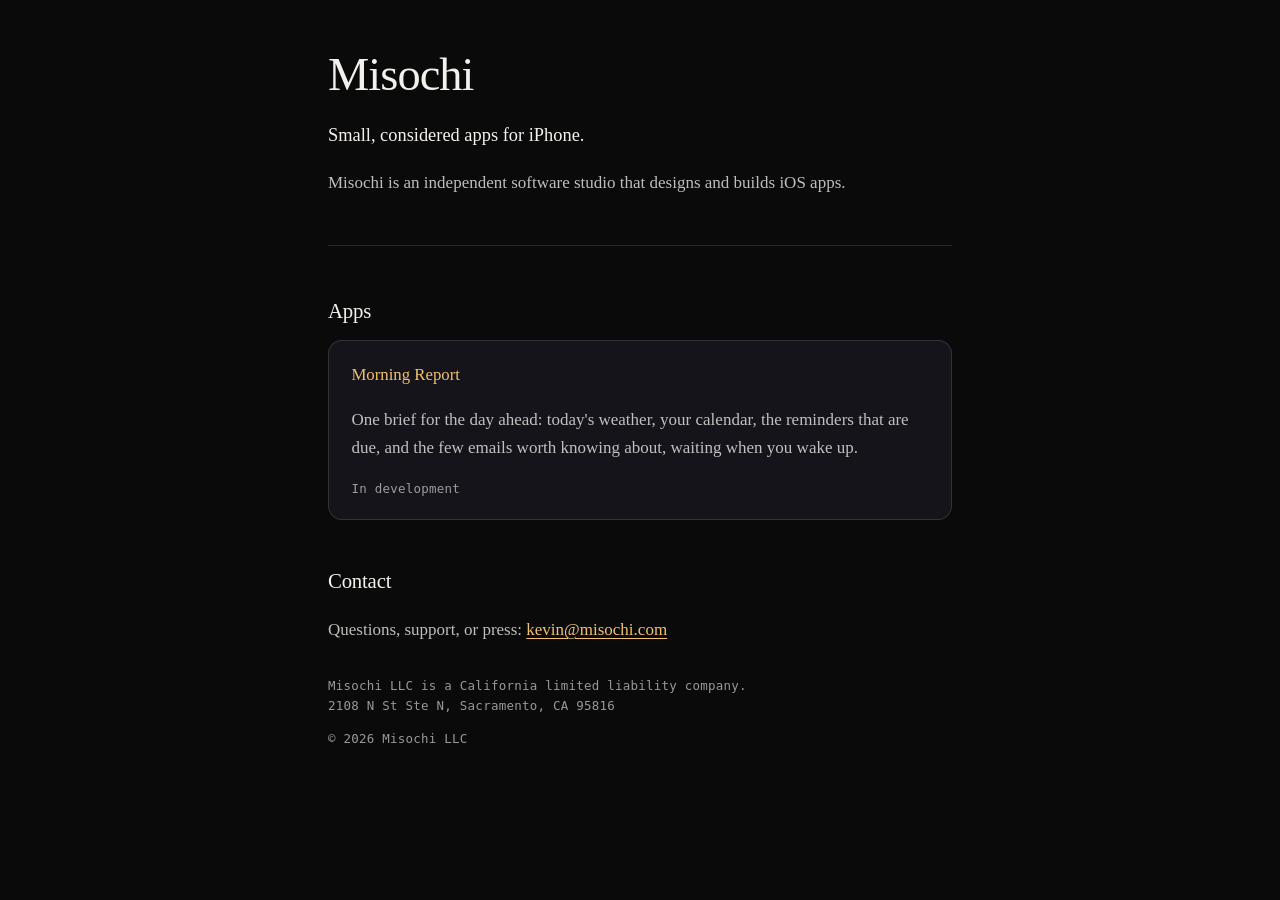
<file: index.html>
<!doctype html>
<html lang="en">
<head>
<meta charset="utf-8">
<meta name="viewport" content="width=device-width, initial-scale=1">
<title>Misochi</title>
<meta name="description" content="Misochi is an independent studio that designs and builds apps for iPhone.">
<link rel="stylesheet" href="/style.css">
</head>
<body>
<div class="wrap">

  <h1>Misochi</h1>

  <p class="lede">Small, considered apps for iPhone.</p>

  <p>Misochi is an independent software studio that designs and builds iOS apps.</p>

  <hr>

  <h2>Apps</h2>

  <ul class="products">
    <li class="card">
      <h3><a href="/morning-report">Morning Report</a></h3>
      <p>One brief for the day ahead: today's weather, your calendar, the reminders that are due, and the few emails worth knowing about, waiting when you wake up.</p>
      <p class="meta">In development</p>
    </li>
  </ul>

  <h2>Contact</h2>

  <p>Questions, support, or press: <a href="mailto:kevin@misochi.com">kevin@misochi.com</a></p>

  <footer>
    <p class="meta">
      Misochi LLC is a California limited liability company.<br>
      2108 N St Ste N, Sacramento, CA 95816
    </p>
    <p class="meta">&copy; 2026 Misochi LLC</p>
  </footer>

</div>
</body>
</html>
</file>
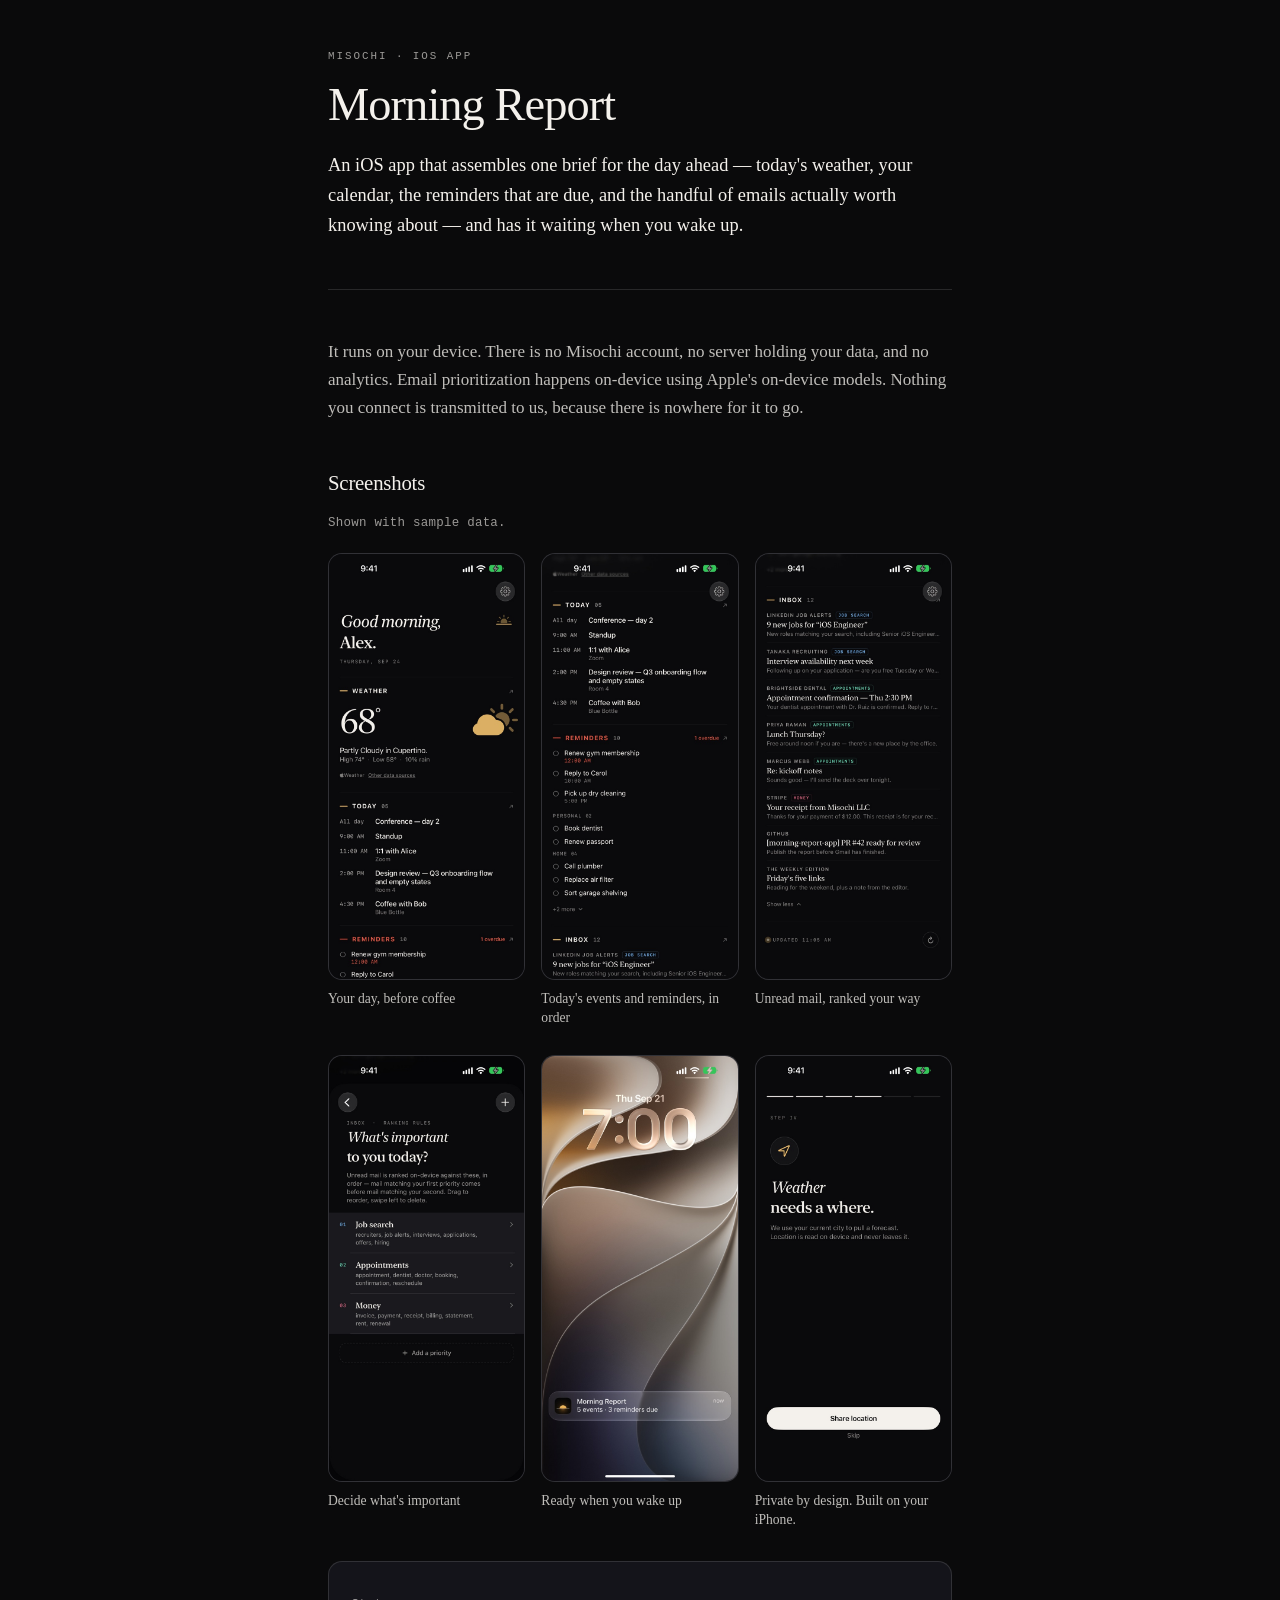
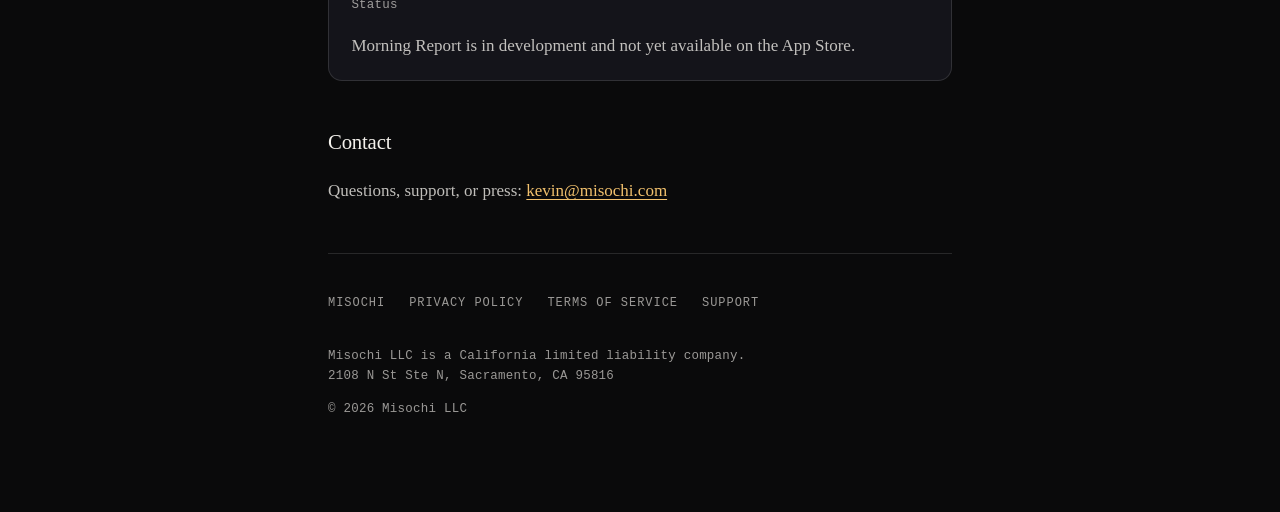
<file: morning-report/index.html>
<!doctype html>
<html lang="en">
<head>
<meta charset="utf-8">
<meta name="viewport" content="width=device-width, initial-scale=1">
<title>Morning Report — Misochi</title>
<meta name="description" content="Morning Report is an iOS app that turns your calendar, reminders, inbox, and weather into a single morning brief.">
<link rel="stylesheet" href="/style.css">
</head>
<body>
<div class="wrap">

  <p class="eyebrow"><a href="/">Misochi</a> · iOS app</p>
  <h1>Morning Report</h1>

  <p class="lede">An iOS app that assembles one brief for the day ahead — today's weather, your calendar, the reminders that are due, and the handful of emails actually worth knowing about — and has it waiting when you wake up.</p>

  <hr>

  <p>It runs on your device. There is no Misochi account, no server holding your data, and no analytics. Email prioritization happens on-device using Apple's on-device models. Nothing you connect is transmitted to us, because there is nowhere for it to go.</p>

  <h2>Screenshots</h2>

  <p class="meta">Shown with sample data.</p>

  <div class="screens" data-lightbox>
    <figure>
      <a href="/morning-report/screenshots/1-summary.jpg"><img src="/morning-report/screenshots/1-summary.jpg" width="660" height="1434" loading="lazy" alt="The top of the morning brief: a greeting, today's weather in Cupertino, and the start of today's calendar."></a>
      <figcaption>Your day, before coffee</figcaption>
    </figure>
    <figure>
      <a href="/morning-report/screenshots/2-agenda.jpg"><img src="/morning-report/screenshots/2-agenda.jpg" width="660" height="1434" loading="lazy" alt="Today's five calendar events with times and locations, followed by reminders due, with one overdue."></a>
      <figcaption>Today's events and reminders, in order</figcaption>
    </figure>
    <figure>
      <a href="/morning-report/screenshots/3-inbox.jpg"><img src="/morning-report/screenshots/3-inbox.jpg" width="660" height="1434" loading="lazy" alt="The inbox section: unread emails ranked by priority, each tagged Job search, Appointments or Money."></a>
      <figcaption>Unread mail, ranked your way</figcaption>
    </figure>
    <figure>
      <a href="/morning-report/screenshots/4-priorities.jpg"><img src="/morning-report/screenshots/4-priorities.jpg" width="660" height="1434" loading="lazy" alt="The ranking rules screen, listing three priorities in order: Job search, Appointments and Money, each with its keywords."></a>
      <figcaption>Decide what's important</figcaption>
    </figure>
    <figure>
      <a href="/morning-report/screenshots/5-lockscreen.jpg"><img src="/morning-report/screenshots/5-lockscreen.jpg" width="660" height="1434" loading="lazy" alt="The lock screen at 7:00 with a Morning Report notification: 5 events, 3 reminders due."></a>
      <figcaption>Ready when you wake up</figcaption>
    </figure>
    <figure>
      <a href="/morning-report/screenshots/6-privacy.jpg"><img src="/morning-report/screenshots/6-privacy.jpg" width="660" height="1434" loading="lazy" alt="A setup step asking to share location for the forecast, explaining that location is read on the device and never leaves it."></a>
      <figcaption>Private by design. Built on your iPhone.</figcaption>
    </figure>
  </div>

  <div class="card">
    <p class="meta">Status</p>
    <p>Morning Report is in development and not yet available on the App Store.</p>
  </div>

  <h2>Contact</h2>

  <p>Questions, support, or press: <a href="mailto:kevin@misochi.com">kevin@misochi.com</a></p>

  <nav class="site">
    <a href="/">Misochi</a>
    <a href="/morning-report/privacy">Privacy Policy</a>
    <a href="/morning-report/terms">Terms of Service</a>
    <a href="/morning-report/support">Support</a>
  </nav>

  <footer>
    <p class="meta">
      Misochi LLC is a California limited liability company.<br>
      2108 N St Ste N, Sacramento, CA 95816
    </p>
    <p class="meta">&copy; 2026 Misochi LLC</p>
  </footer>

</div>
<script src="/lightbox.js" defer></script>
</body>
</html>
</file>
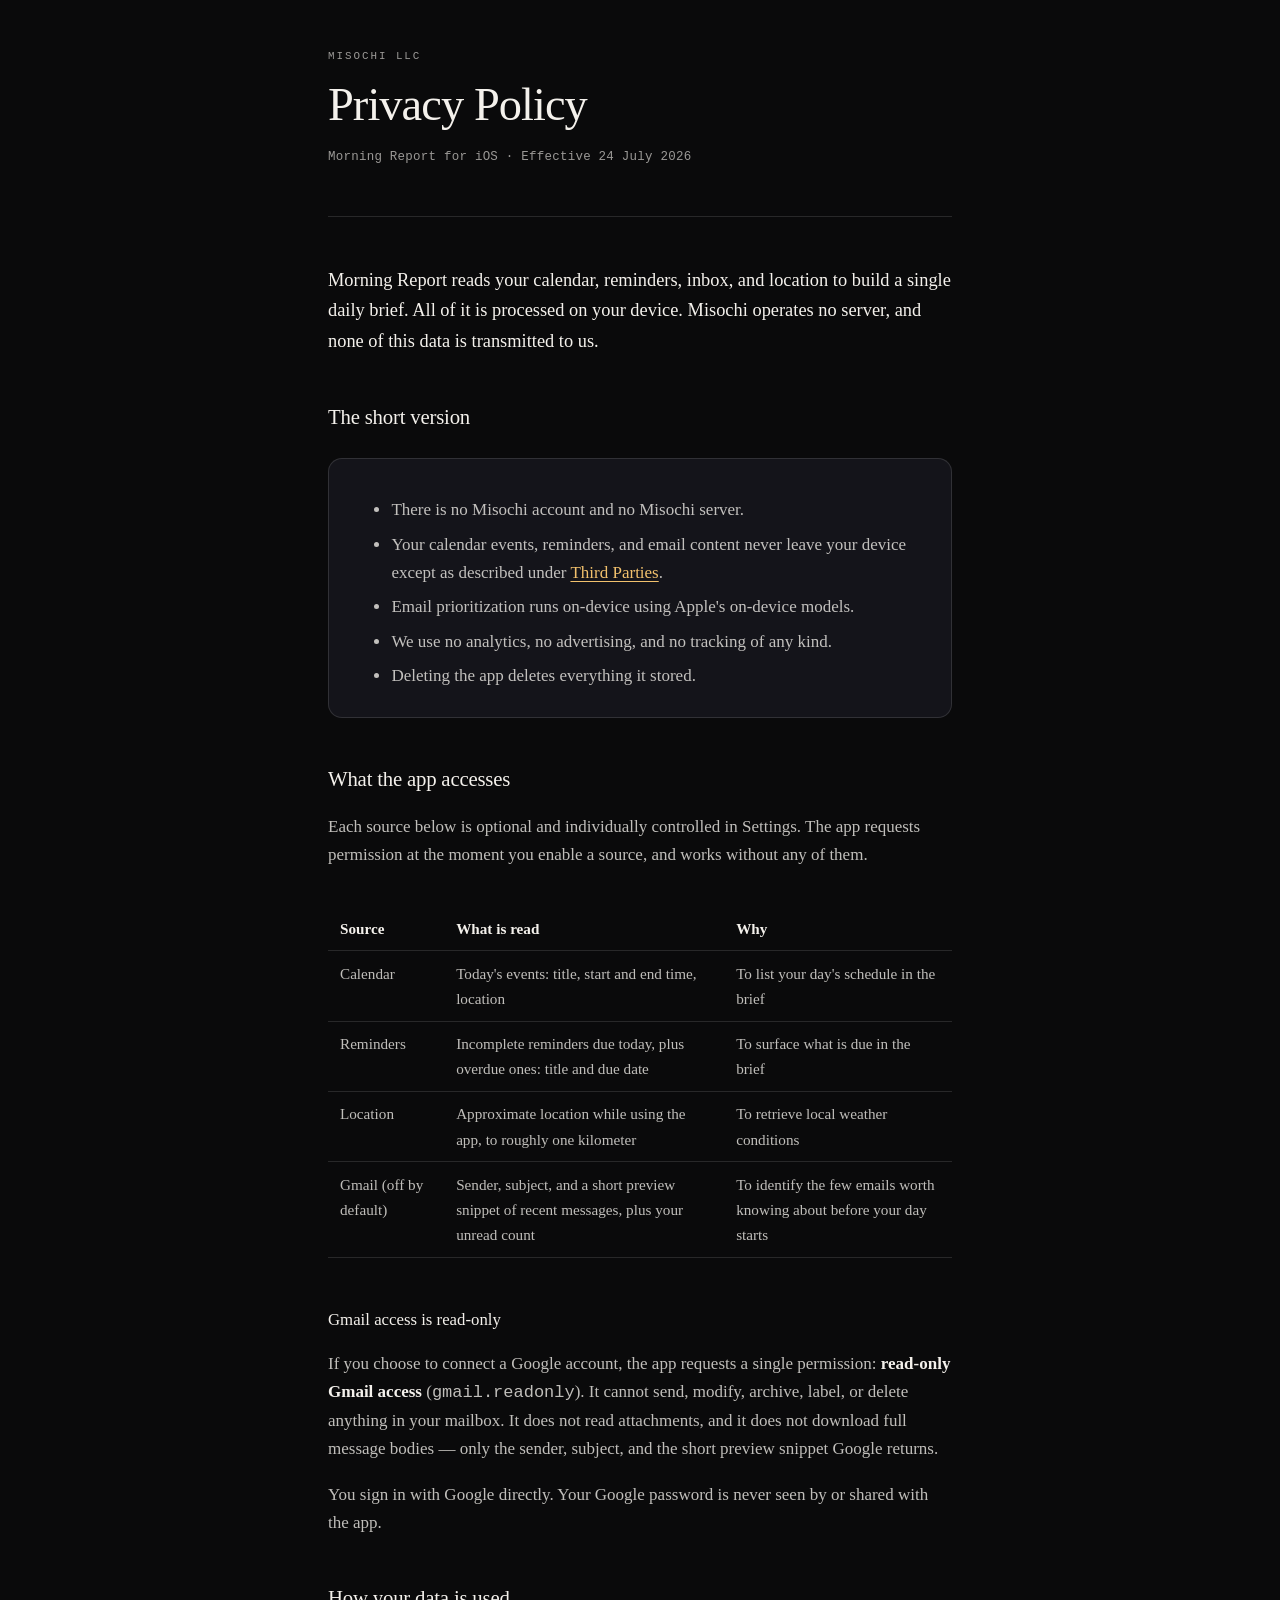
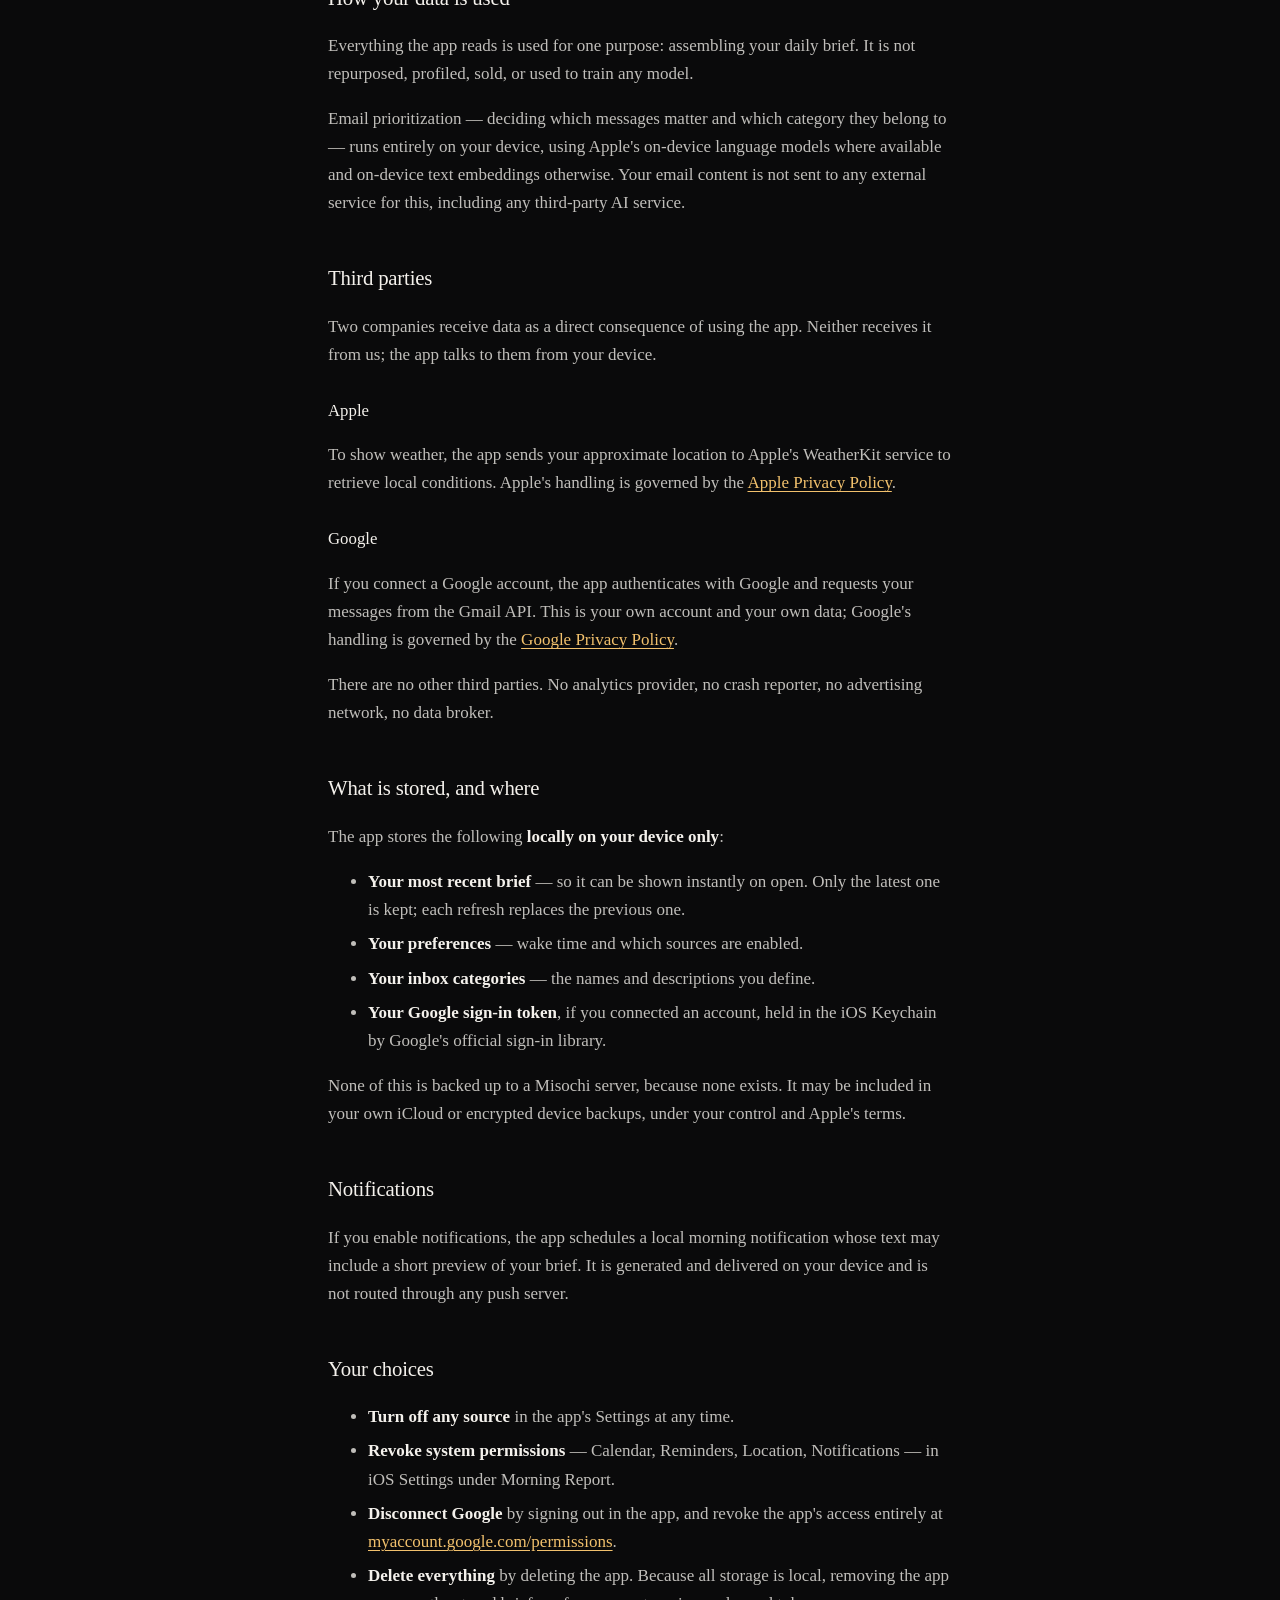
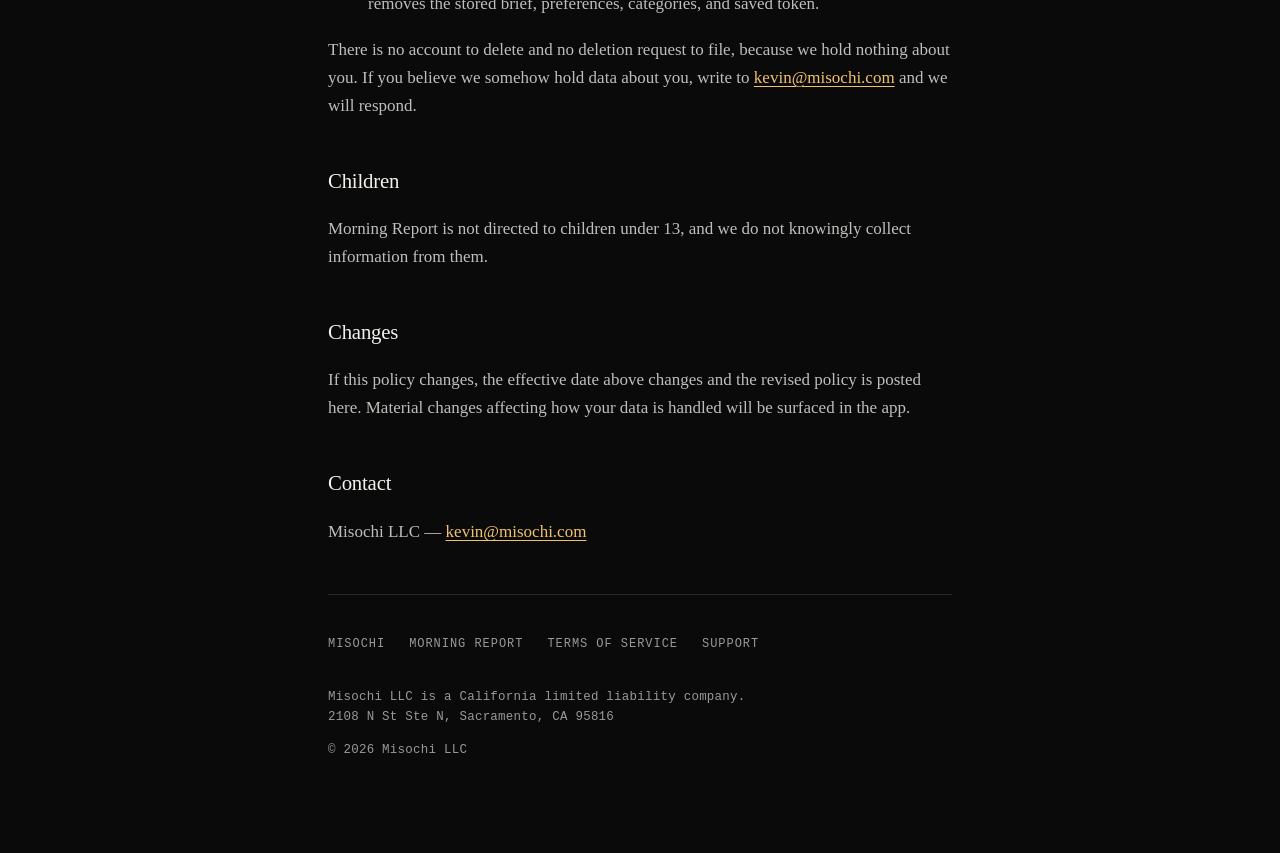
<file: privacy/index.html>
<!doctype html>
<html lang="en">
<head>
<meta charset="utf-8">
<meta name="viewport" content="width=device-width, initial-scale=1">
<title>Privacy Policy — Morning Report</title>
<!-- Moved to /morning-report/privacy. Kept so links already in the app,
     the Google OAuth consent screen, and App Store Connect keep working. -->
<link rel="canonical" href="https://misochi.com/morning-report/privacy">
<meta name="robots" content="noindex">
<meta http-equiv="refresh" content="0; url=/morning-report/privacy">
<script>location.replace("/morning-report/privacy" + location.hash);</script>
<link rel="stylesheet" href="/style.css">
</head>
<body>
<div class="wrap">
  <p>The Morning Report Privacy Policy has moved to <a href="/morning-report/privacy">misochi.com/morning-report/privacy</a>.</p>
</div>
</body>
</html>
</file>
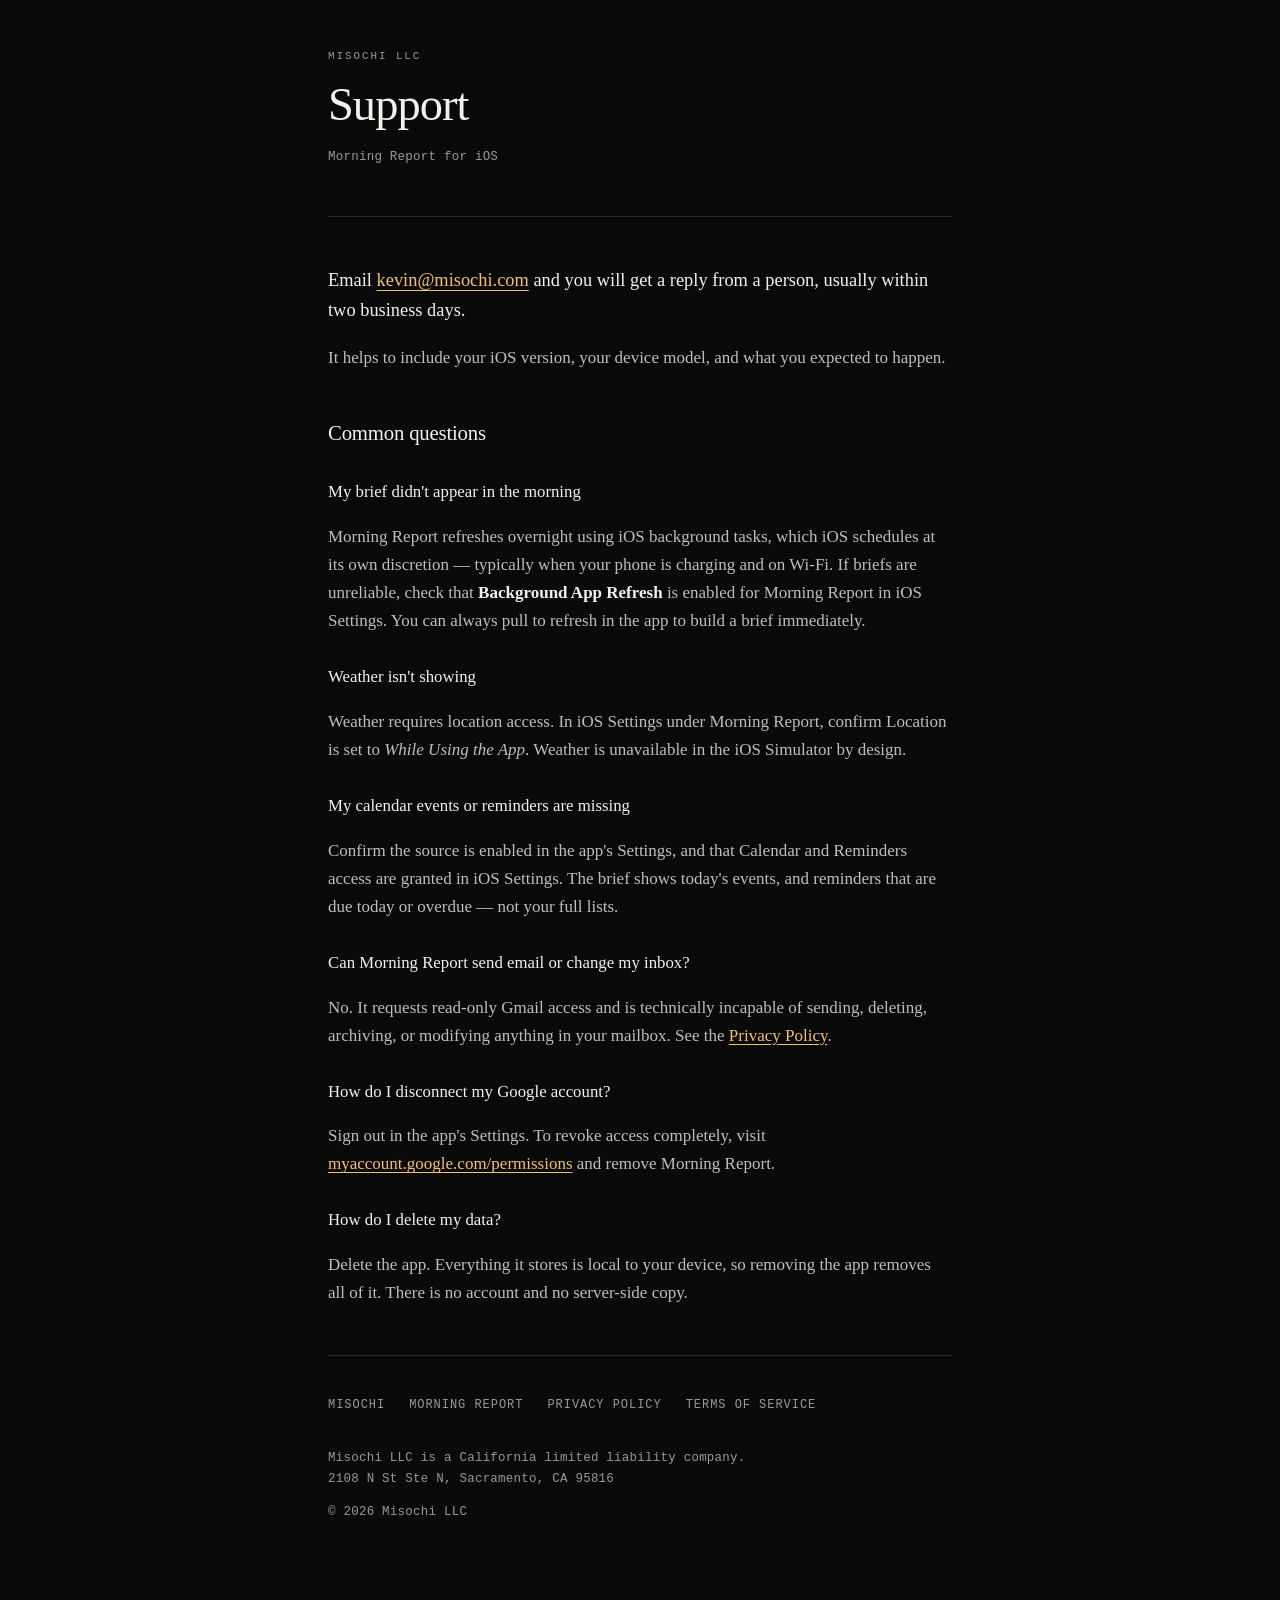
<file: support/index.html>
<!doctype html>
<html lang="en">
<head>
<meta charset="utf-8">
<meta name="viewport" content="width=device-width, initial-scale=1">
<title>Support — Morning Report</title>
<!-- Moved to /morning-report/support. Kept so existing links keep working. -->
<link rel="canonical" href="https://misochi.com/morning-report/support">
<meta name="robots" content="noindex">
<meta http-equiv="refresh" content="0; url=/morning-report/support">
<script>location.replace("/morning-report/support" + location.hash);</script>
<link rel="stylesheet" href="/style.css">
</head>
<body>
<div class="wrap">
  <p>Morning Report Support has moved to <a href="/morning-report/support">misochi.com/morning-report/support</a>.</p>
</div>
</body>
</html>
</file>
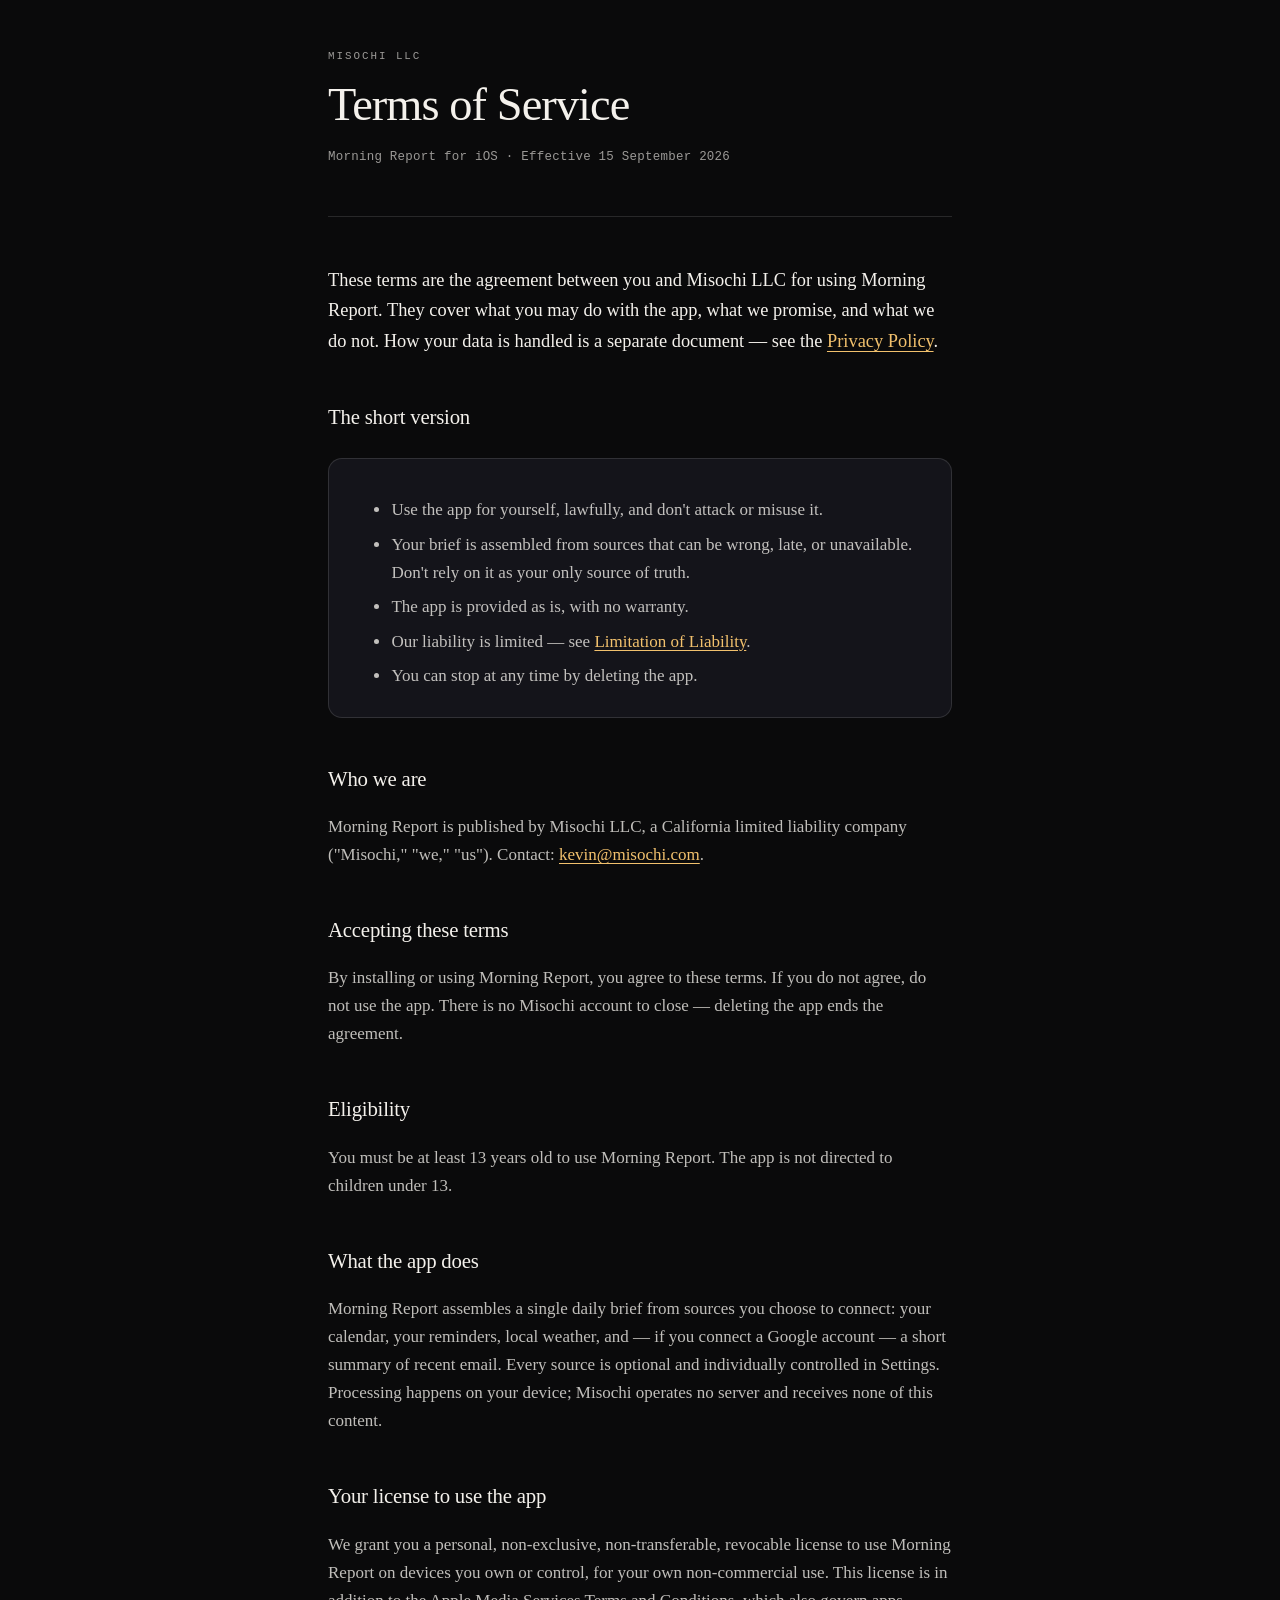
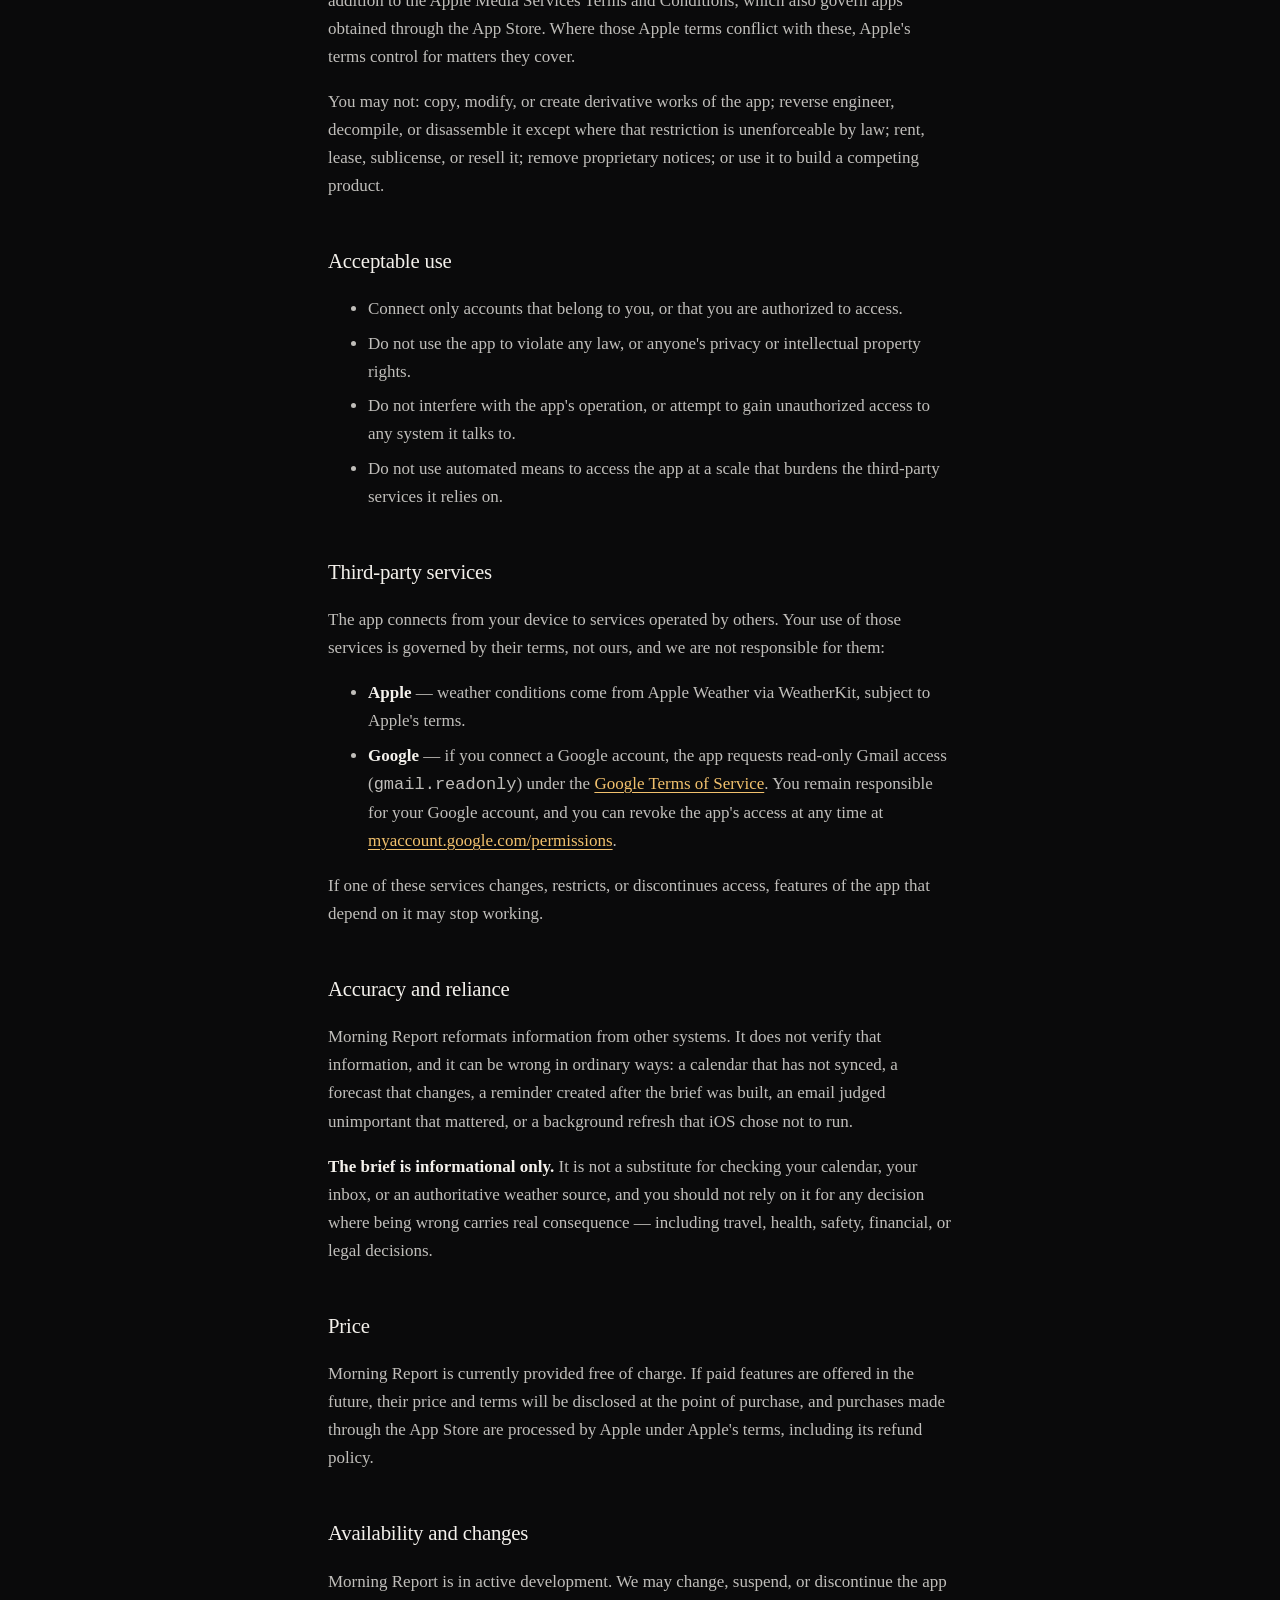
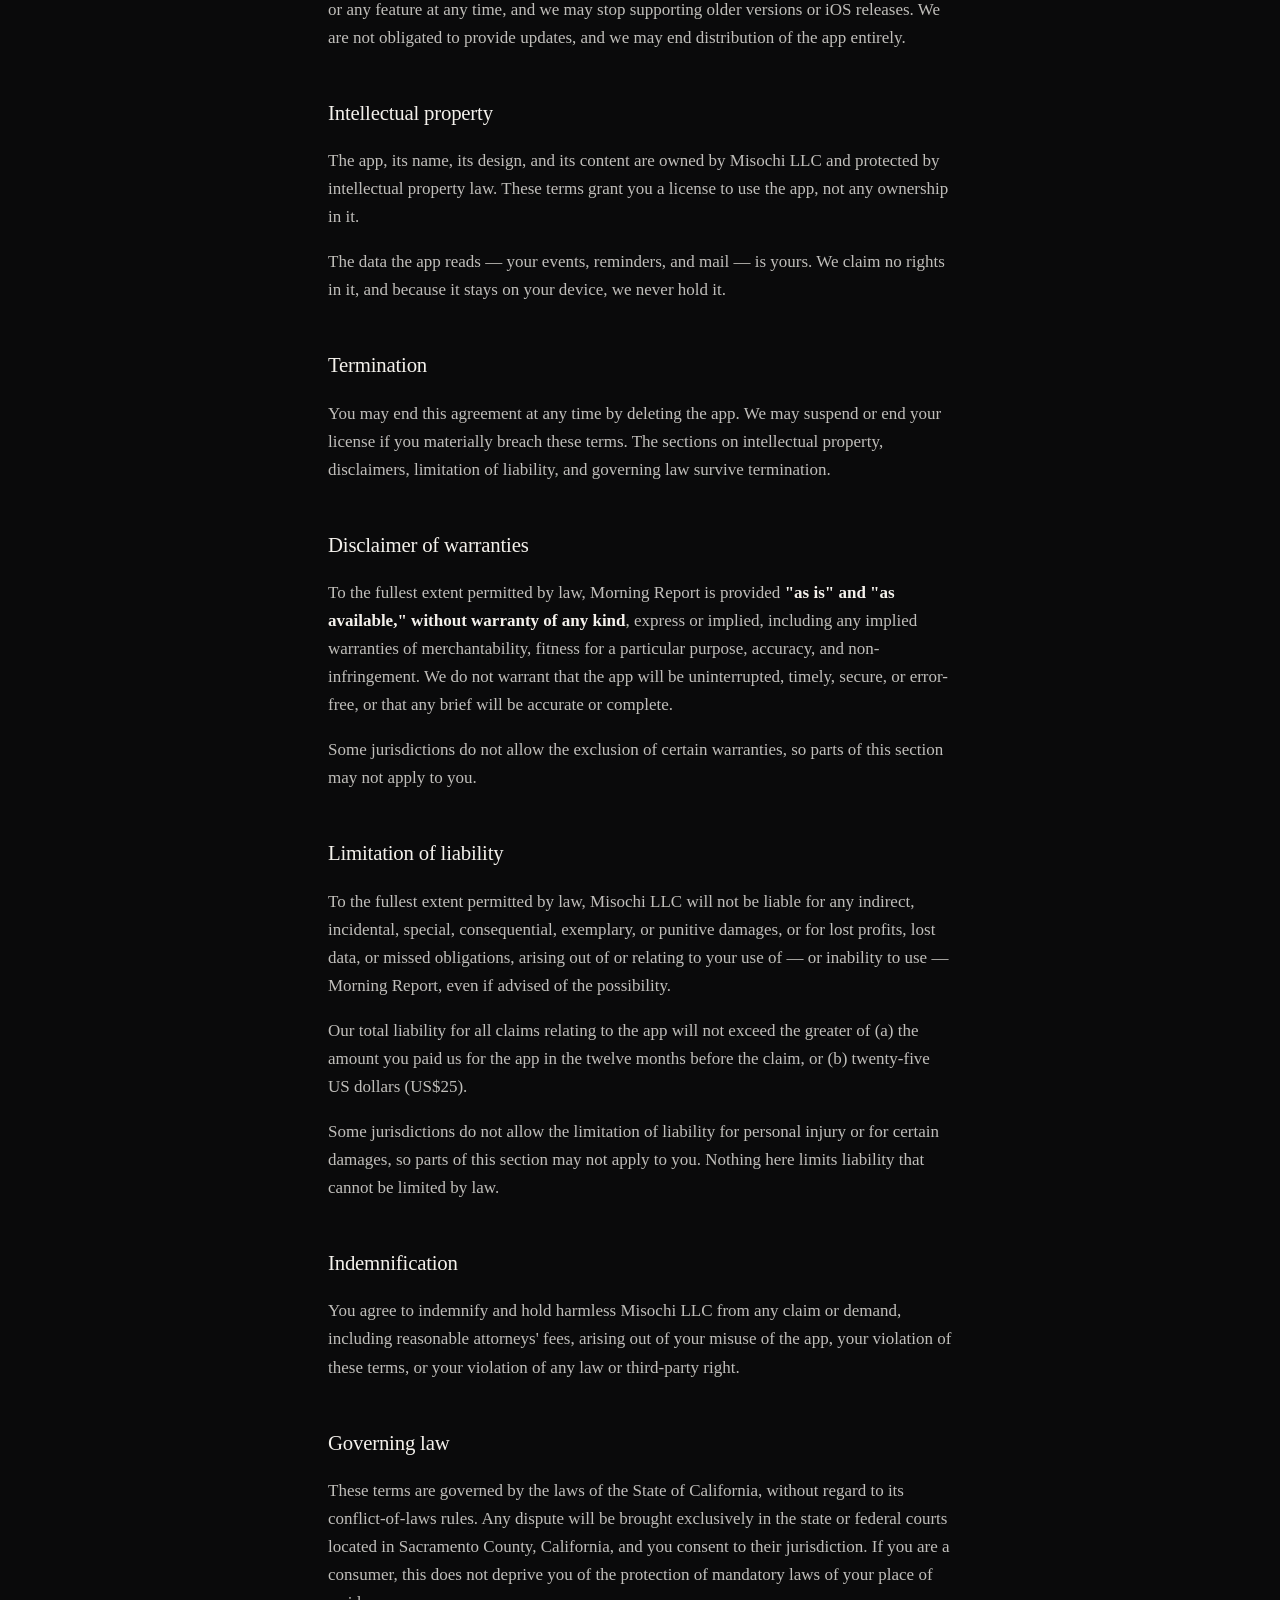
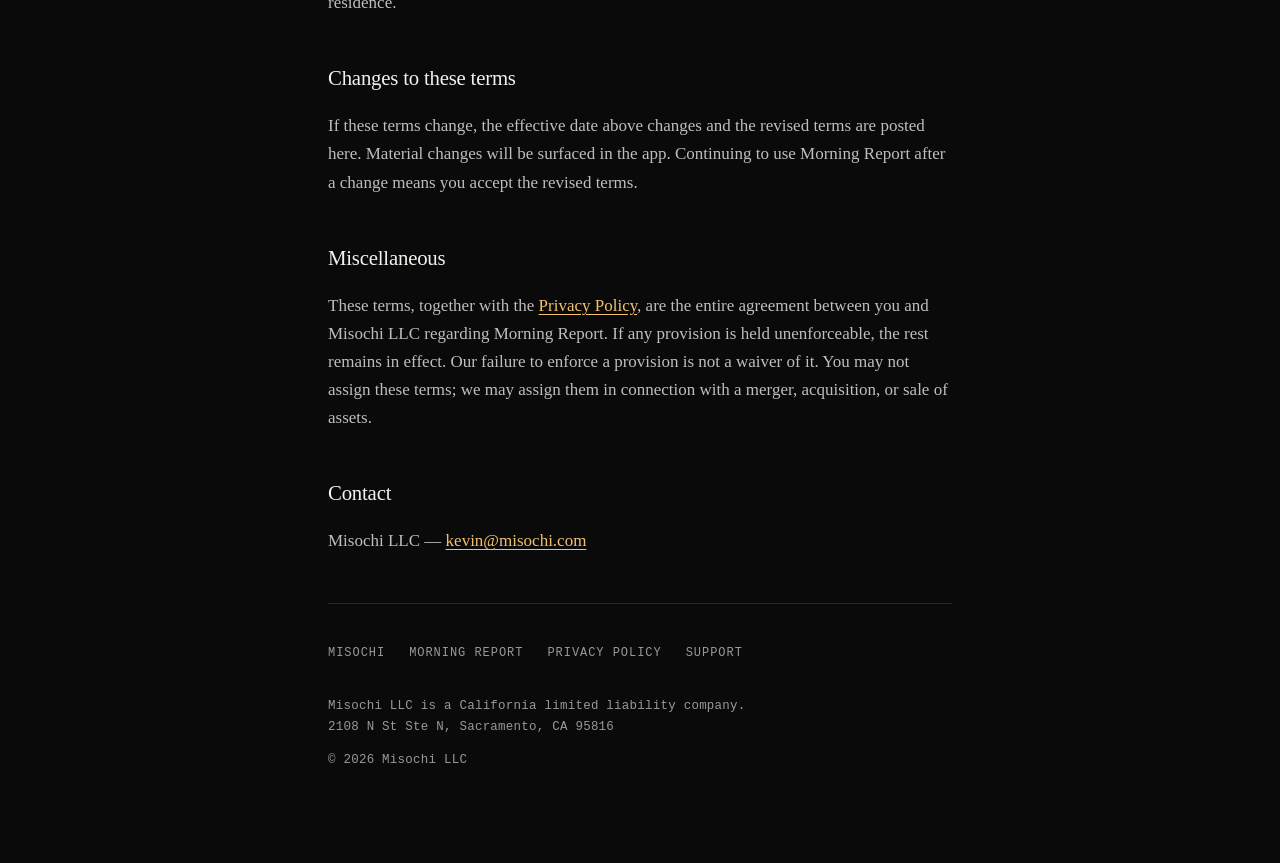
<file: terms/index.html>
<!doctype html>
<html lang="en">
<head>
<meta charset="utf-8">
<meta name="viewport" content="width=device-width, initial-scale=1">
<title>Terms of Service — Morning Report</title>
<!-- Moved to /morning-report/terms. Kept so existing links keep working. -->
<link rel="canonical" href="https://misochi.com/morning-report/terms">
<meta name="robots" content="noindex">
<meta http-equiv="refresh" content="0; url=/morning-report/terms">
<script>location.replace("/morning-report/terms" + location.hash);</script>
<link rel="stylesheet" href="/style.css">
</head>
<body>
<div class="wrap">
  <p>The Morning Report Terms of Service have moved to <a href="/morning-report/terms">misochi.com/morning-report/terms</a>.</p>
</div>
</body>
</html>
</file>
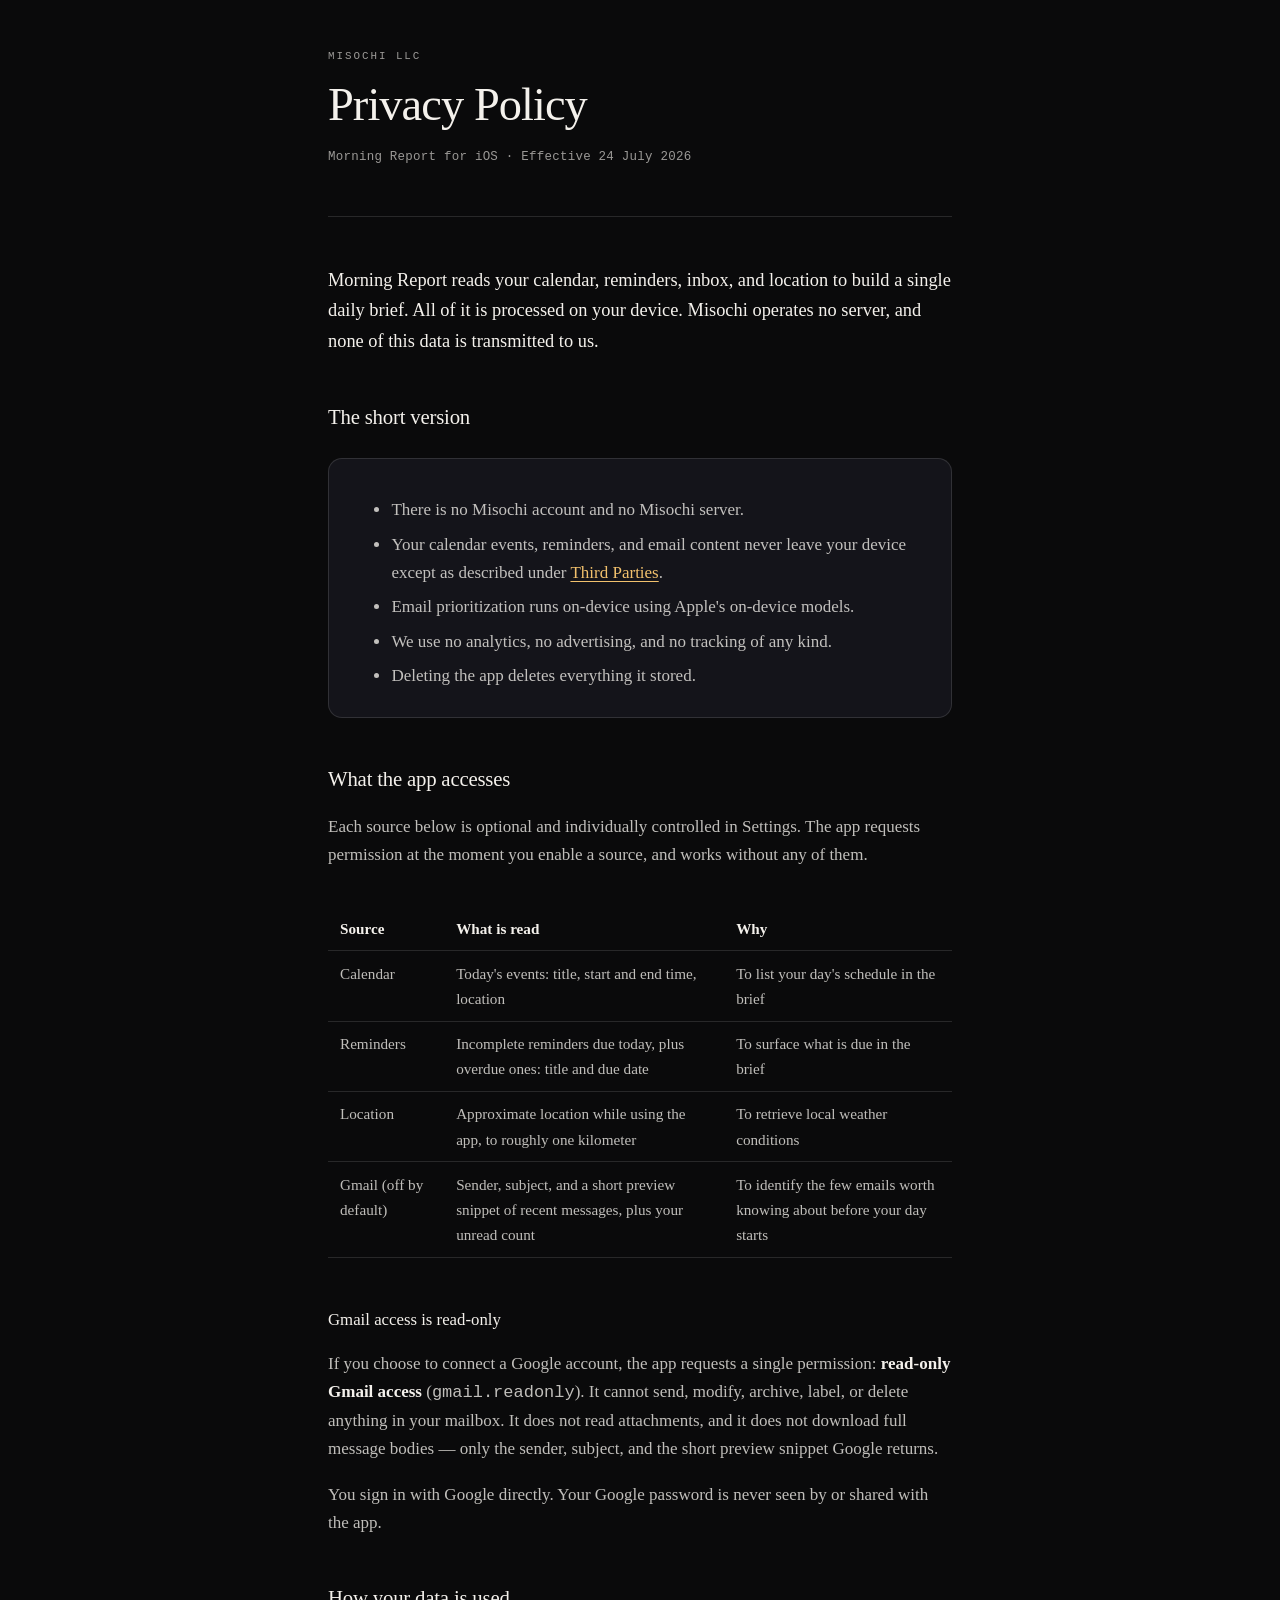
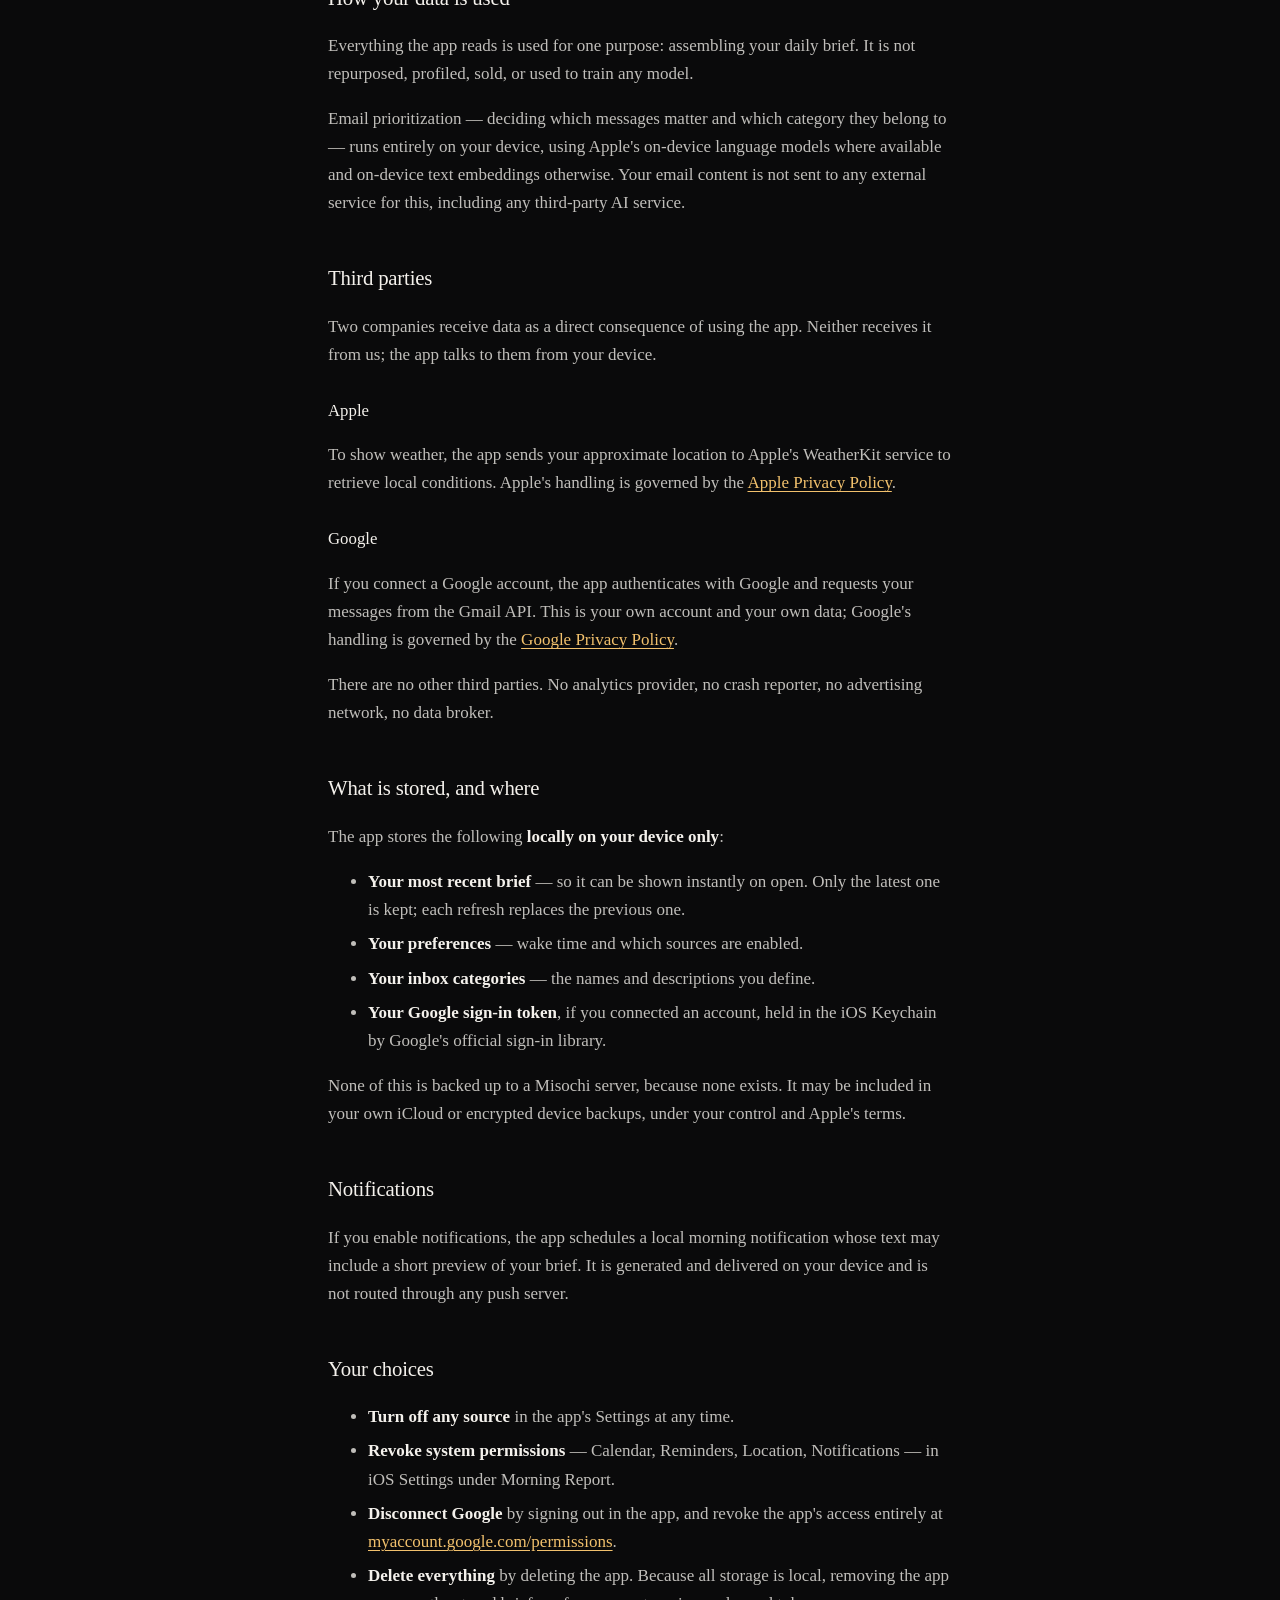
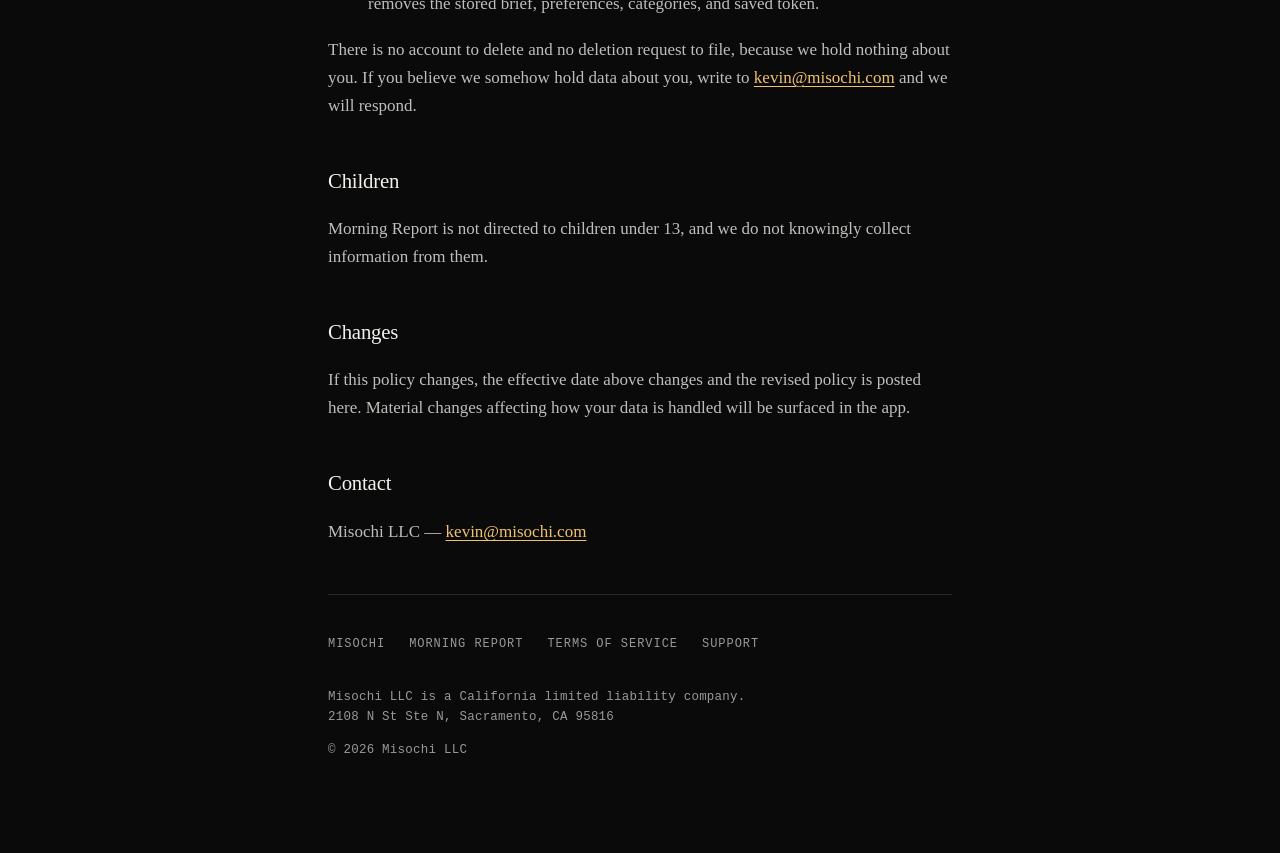
<file: morning-report/privacy/index.html>
<!doctype html>
<html lang="en">
<head>
<meta charset="utf-8">
<meta name="viewport" content="width=device-width, initial-scale=1">
<title>Privacy Policy — Morning Report</title>
<meta name="description" content="What Morning Report accesses, how it is used, and what leaves your device.">
<link rel="stylesheet" href="/style.css">
</head>
<body>
<div class="wrap">

  <p class="eyebrow">Misochi LLC</p>
  <h1>Privacy Policy</h1>
  <p class="meta">Morning Report for iOS · Effective 24 July 2026</p>

  <hr>

  <p class="lede">Morning Report reads your calendar, reminders, inbox, and location to build a single daily brief. All of it is processed on your device. Misochi operates no server, and none of this data is transmitted to us.</p>

  <h2>The short version</h2>

  <div class="card">
    <ul>
      <li>There is no Misochi account and no Misochi server.</li>
      <li>Your calendar events, reminders, and email content never leave your device except as described under <a href="#third-parties">Third Parties</a>.</li>
      <li>Email prioritization runs on-device using Apple's on-device models.</li>
      <li>We use no analytics, no advertising, and no tracking of any kind.</li>
      <li>Deleting the app deletes everything it stored.</li>
    </ul>
  </div>

  <h2>What the app accesses</h2>

  <p>Each source below is optional and individually controlled in Settings. The app requests permission at the moment you enable a source, and works without any of them.</p>

  <div class="scroll-x">
  <table>
    <tr><th>Source</th><th>What is read</th><th>Why</th></tr>
    <tr>
      <td>Calendar</td>
      <td>Today's events: title, start and end time, location</td>
      <td>To list your day's schedule in the brief</td>
    </tr>
    <tr>
      <td>Reminders</td>
      <td>Incomplete reminders due today, plus overdue ones: title and due date</td>
      <td>To surface what is due in the brief</td>
    </tr>
    <tr>
      <td>Location</td>
      <td>Approximate location while using the app, to roughly one kilometer</td>
      <td>To retrieve local weather conditions</td>
    </tr>
    <tr>
      <td>Gmail (off by default)</td>
      <td>Sender, subject, and a short preview snippet of recent messages, plus your unread count</td>
      <td>To identify the few emails worth knowing about before your day starts</td>
    </tr>
  </table>
  </div>

  <h3>Gmail access is read-only</h3>

  <p>If you choose to connect a Google account, the app requests a single permission: <strong>read-only Gmail access</strong> (<code>gmail.readonly</code>). It cannot send, modify, archive, label, or delete anything in your mailbox. It does not read attachments, and it does not download full message bodies — only the sender, subject, and the short preview snippet Google returns.</p>

  <p>You sign in with Google directly. Your Google password is never seen by or shared with the app.</p>

  <h2>How your data is used</h2>

  <p>Everything the app reads is used for one purpose: assembling your daily brief. It is not repurposed, profiled, sold, or used to train any model.</p>

  <p>Email prioritization — deciding which messages matter and which category they belong to — runs entirely on your device, using Apple's on-device language models where available and on-device text embeddings otherwise. Your email content is not sent to any external service for this, including any third-party AI service.</p>

  <h2 id="third-parties">Third parties</h2>

  <p>Two companies receive data as a direct consequence of using the app. Neither receives it from us; the app talks to them from your device.</p>

  <h3>Apple</h3>
  <p>To show weather, the app sends your approximate location to Apple's WeatherKit service to retrieve local conditions. Apple's handling is governed by the <a href="https://www.apple.com/legal/privacy/">Apple Privacy Policy</a>.</p>

  <h3>Google</h3>
  <p>If you connect a Google account, the app authenticates with Google and requests your messages from the Gmail API. This is your own account and your own data; Google's handling is governed by the <a href="https://policies.google.com/privacy">Google Privacy Policy</a>.</p>

  <p>There are no other third parties. No analytics provider, no crash reporter, no advertising network, no data broker.</p>

  <h2>What is stored, and where</h2>

  <p>The app stores the following <strong>locally on your device only</strong>:</p>

  <ul>
    <li><strong>Your most recent brief</strong> — so it can be shown instantly on open. Only the latest one is kept; each refresh replaces the previous one.</li>
    <li><strong>Your preferences</strong> — wake time and which sources are enabled.</li>
    <li><strong>Your inbox categories</strong> — the names and descriptions you define.</li>
    <li><strong>Your Google sign-in token</strong>, if you connected an account, held in the iOS Keychain by Google's official sign-in library.</li>
  </ul>

  <p>None of this is backed up to a Misochi server, because none exists. It may be included in your own iCloud or encrypted device backups, under your control and Apple's terms.</p>

  <h2>Notifications</h2>

  <p>If you enable notifications, the app schedules a local morning notification whose text may include a short preview of your brief. It is generated and delivered on your device and is not routed through any push server.</p>

  <h2>Your choices</h2>

  <ul>
    <li><strong>Turn off any source</strong> in the app's Settings at any time.</li>
    <li><strong>Revoke system permissions</strong> — Calendar, Reminders, Location, Notifications — in iOS Settings under Morning Report.</li>
    <li><strong>Disconnect Google</strong> by signing out in the app, and revoke the app's access entirely at <a href="https://myaccount.google.com/permissions">myaccount.google.com/permissions</a>.</li>
    <li><strong>Delete everything</strong> by deleting the app. Because all storage is local, removing the app removes the stored brief, preferences, categories, and saved token.</li>
  </ul>

  <p>There is no account to delete and no deletion request to file, because we hold nothing about you. If you believe we somehow hold data about you, write to <a href="mailto:kevin@misochi.com">kevin@misochi.com</a> and we will respond.</p>

  <h2>Children</h2>

  <p>Morning Report is not directed to children under 13, and we do not knowingly collect information from them.</p>

  <h2>Changes</h2>

  <p>If this policy changes, the effective date above changes and the revised policy is posted here. Material changes affecting how your data is handled will be surfaced in the app.</p>

  <h2>Contact</h2>

  <p>Misochi LLC — <a href="mailto:kevin@misochi.com">kevin@misochi.com</a></p>

  <nav class="site">
    <a href="/">Misochi</a>
    <a href="/morning-report">Morning Report</a>
    <a href="/morning-report/terms">Terms of Service</a>
    <a href="/morning-report/support">Support</a>
  </nav>

  <footer>
    <p class="meta">
      Misochi LLC is a California limited liability company.<br>
      2108 N St Ste N, Sacramento, CA 95816
    </p>
    <p class="meta">&copy; 2026 Misochi LLC</p>
  </footer>

</div>
</body>
</html>
</file>
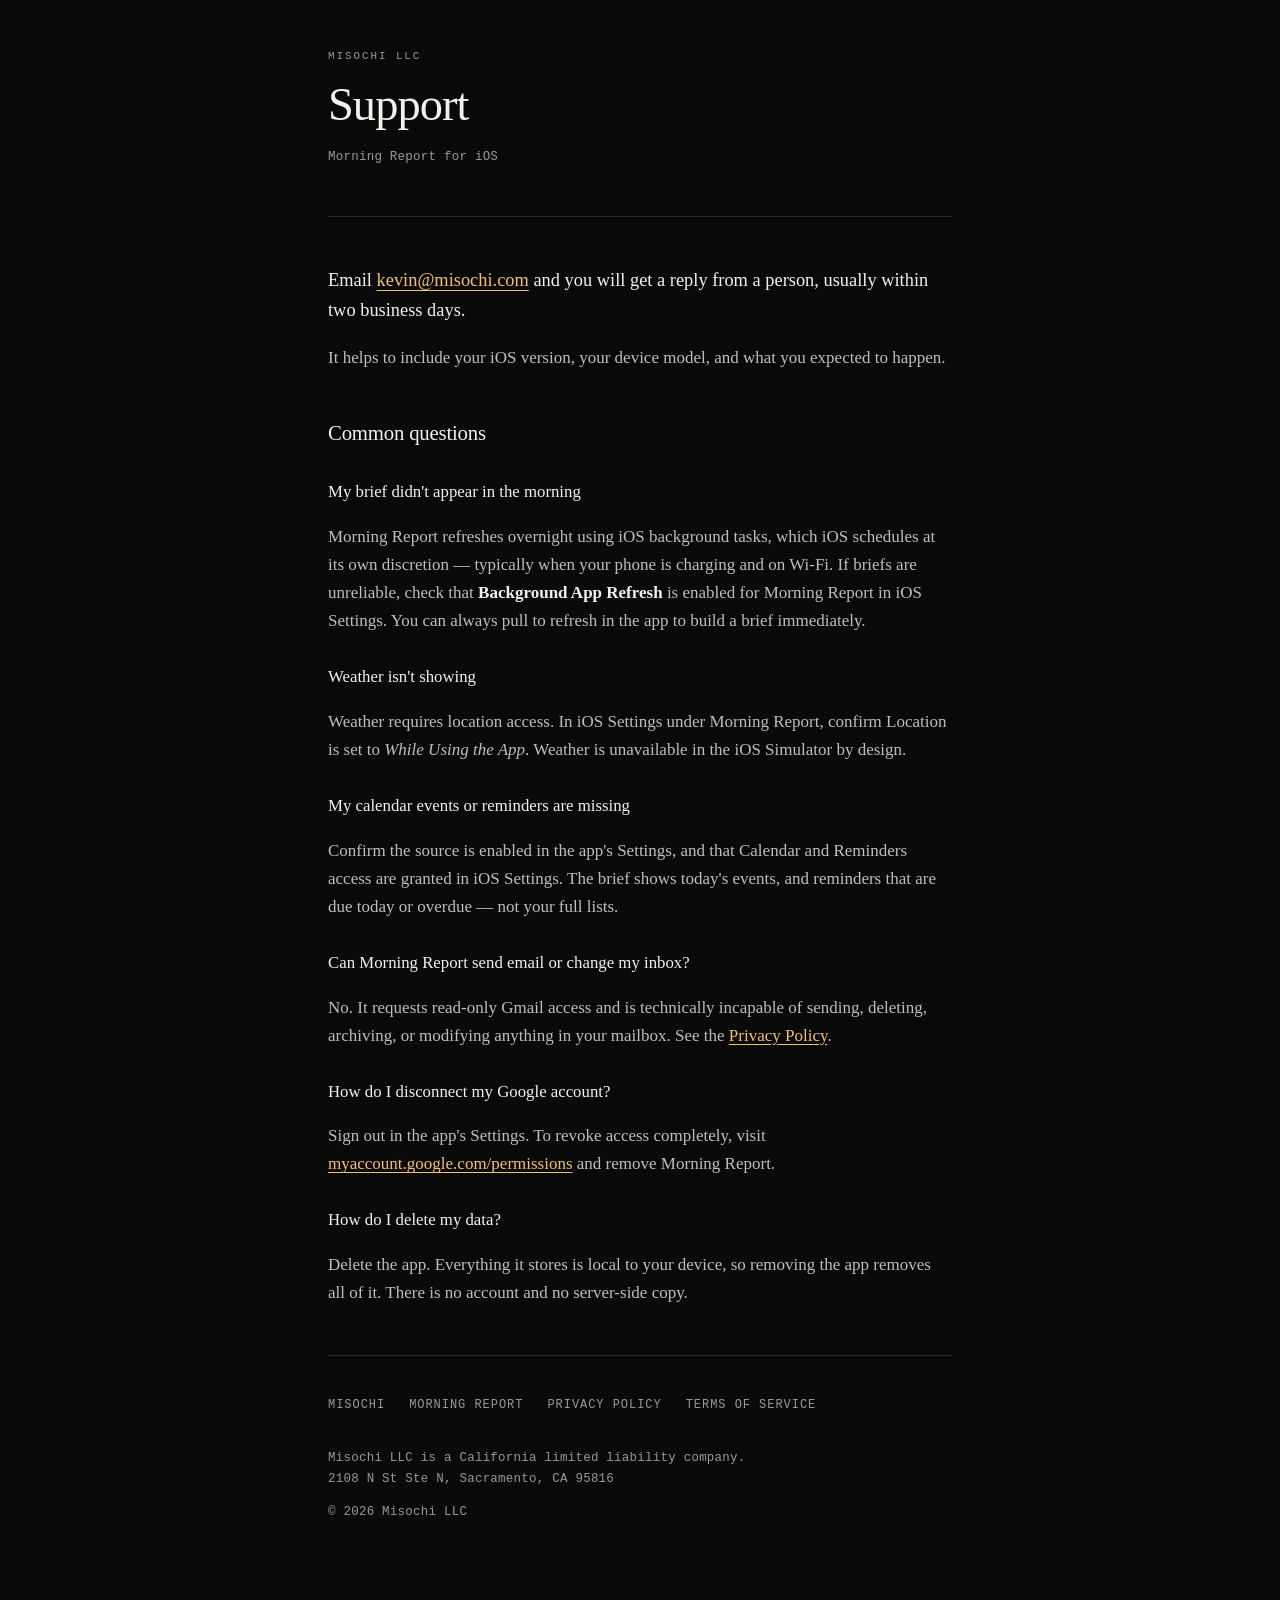
<file: morning-report/support/index.html>
<!doctype html>
<html lang="en">
<head>
<meta charset="utf-8">
<meta name="viewport" content="width=device-width, initial-scale=1">
<title>Support — Morning Report</title>
<meta name="description" content="Help with Morning Report for iOS.">
<link rel="stylesheet" href="/style.css">
</head>
<body>
<div class="wrap">

  <p class="eyebrow">Misochi LLC</p>
  <h1>Support</h1>
  <p class="meta">Morning Report for iOS</p>

  <hr>

  <p class="lede">Email <a href="mailto:kevin@misochi.com">kevin@misochi.com</a> and you will get a reply from a person, usually within two business days.</p>

  <p>It helps to include your iOS version, your device model, and what you expected to happen.</p>

  <h2>Common questions</h2>

  <h3>My brief didn't appear in the morning</h3>
  <p>Morning Report refreshes overnight using iOS background tasks, which iOS schedules at its own discretion — typically when your phone is charging and on Wi-Fi. If briefs are unreliable, check that <strong>Background App Refresh</strong> is enabled for Morning Report in iOS Settings. You can always pull to refresh in the app to build a brief immediately.</p>

  <h3>Weather isn't showing</h3>
  <p>Weather requires location access. In iOS Settings under Morning Report, confirm Location is set to <em>While Using the App</em>. Weather is unavailable in the iOS Simulator by design.</p>

  <h3>My calendar events or reminders are missing</h3>
  <p>Confirm the source is enabled in the app's Settings, and that Calendar and Reminders access are granted in iOS Settings. The brief shows today's events, and reminders that are due today or overdue — not your full lists.</p>

  <h3>Can Morning Report send email or change my inbox?</h3>
  <p>No. It requests read-only Gmail access and is technically incapable of sending, deleting, archiving, or modifying anything in your mailbox. See the <a href="/morning-report/privacy">Privacy Policy</a>.</p>

  <h3>How do I disconnect my Google account?</h3>
  <p>Sign out in the app's Settings. To revoke access completely, visit <a href="https://myaccount.google.com/permissions">myaccount.google.com/permissions</a> and remove Morning Report.</p>

  <h3>How do I delete my data?</h3>
  <p>Delete the app. Everything it stores is local to your device, so removing the app removes all of it. There is no account and no server-side copy.</p>

  <nav class="site">
    <a href="/">Misochi</a>
    <a href="/morning-report">Morning Report</a>
    <a href="/morning-report/privacy">Privacy Policy</a>
    <a href="/morning-report/terms">Terms of Service</a>
  </nav>

  <footer>
    <p class="meta">
      Misochi LLC is a California limited liability company.<br>
      2108 N St Ste N, Sacramento, CA 95816
    </p>
    <p class="meta">&copy; 2026 Misochi LLC</p>
  </footer>

</div>
</body>
</html>
</file>
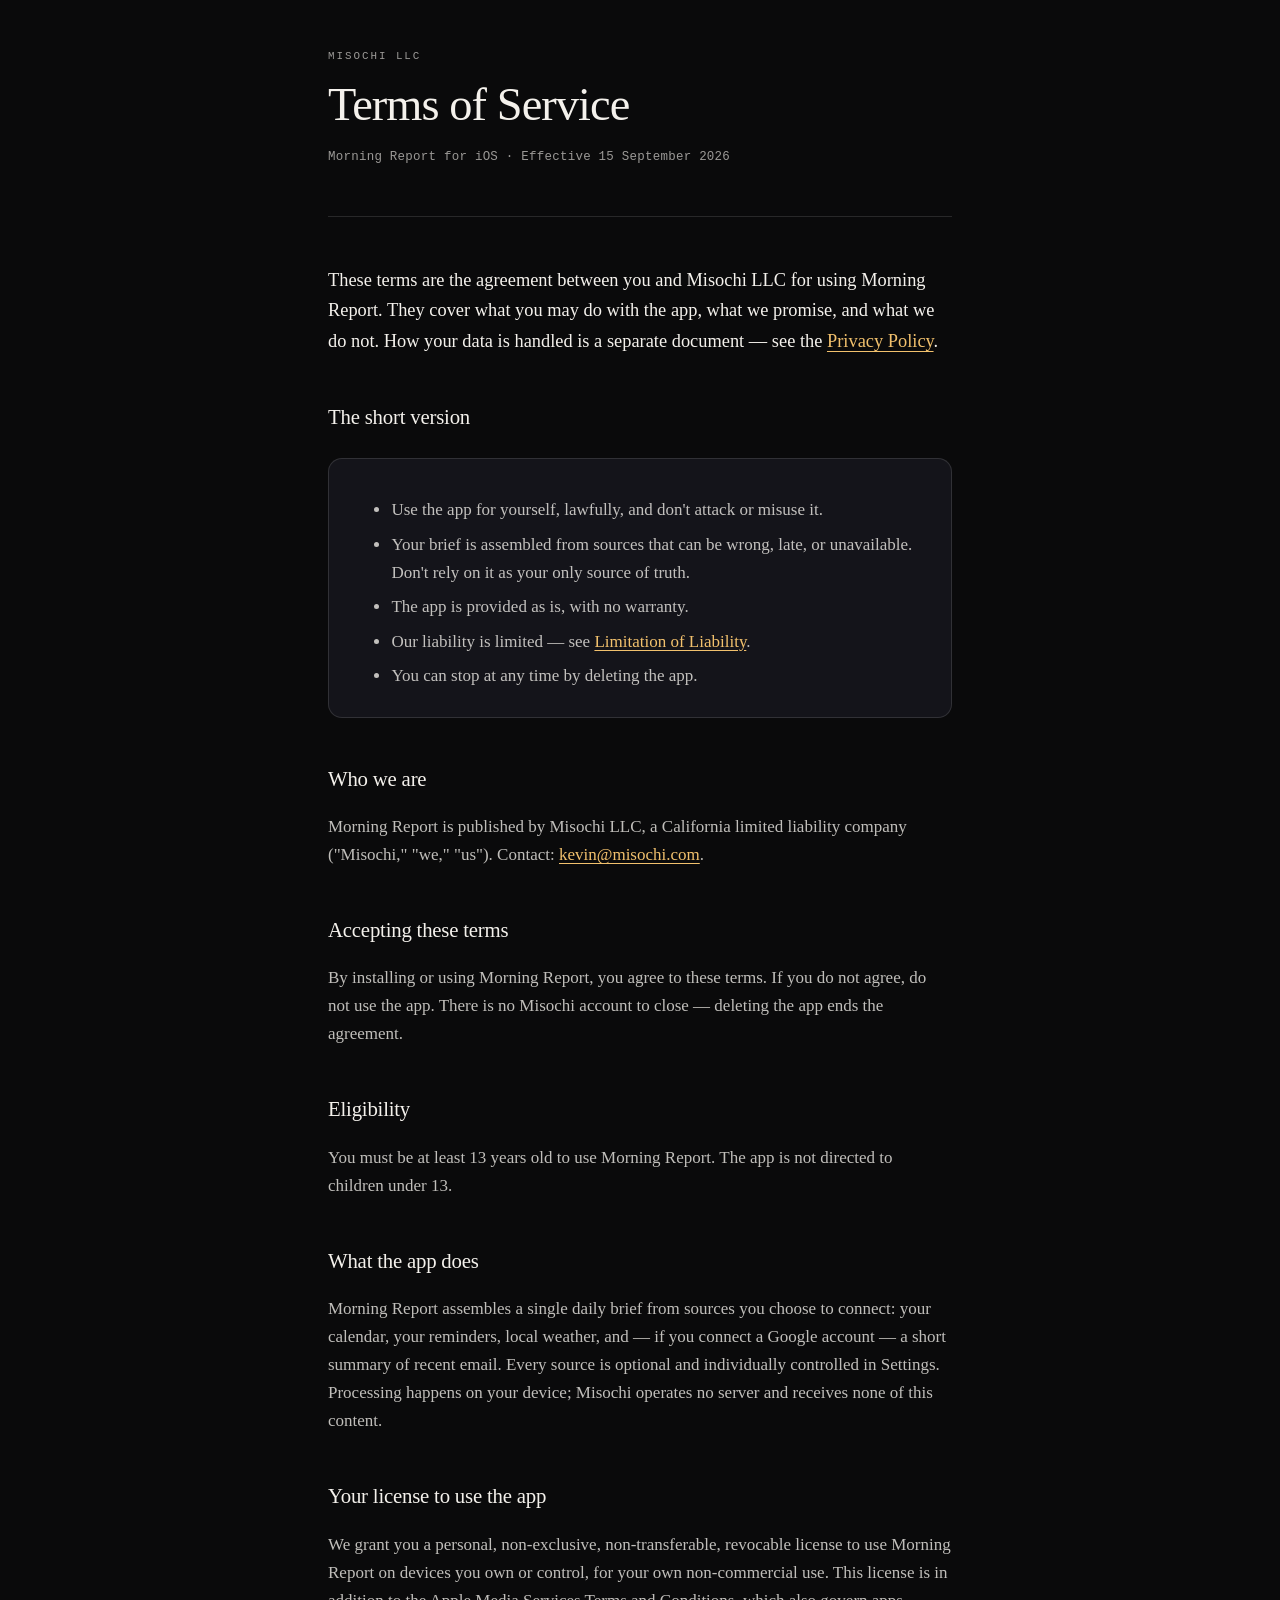
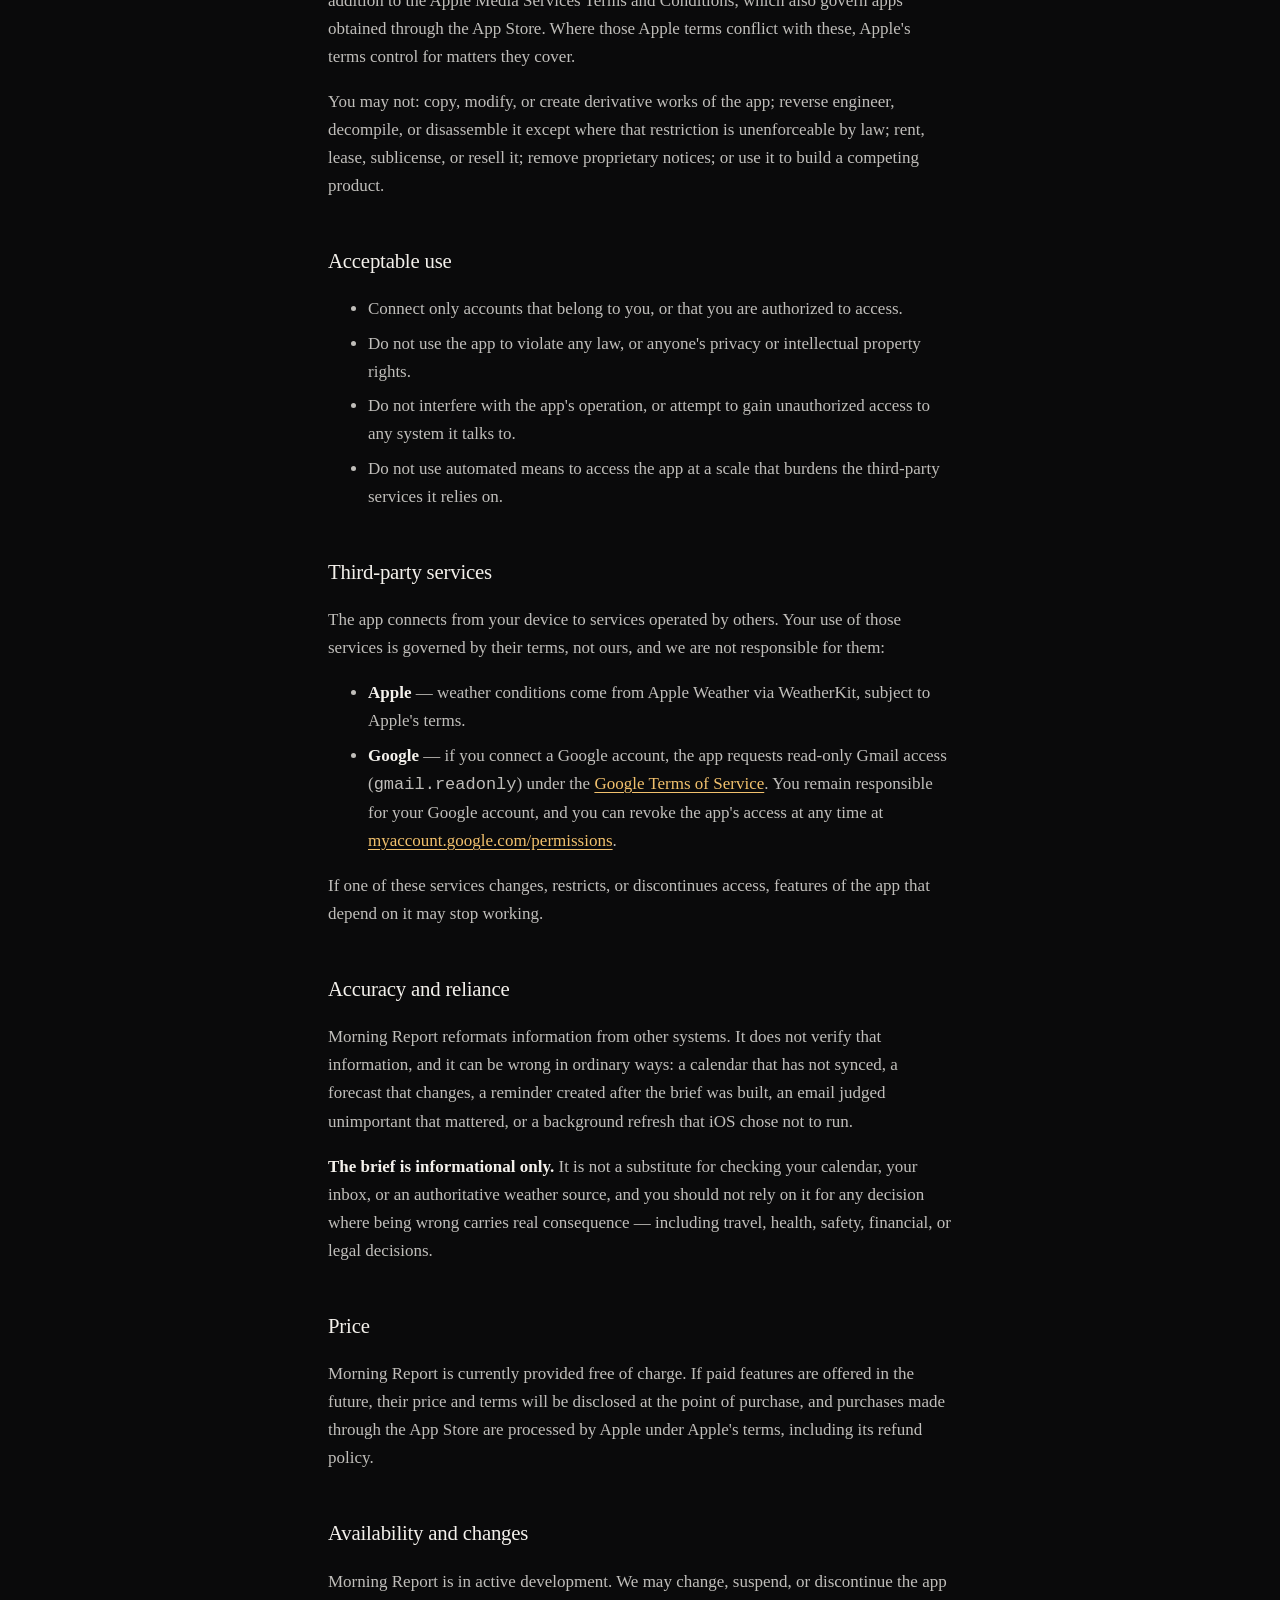
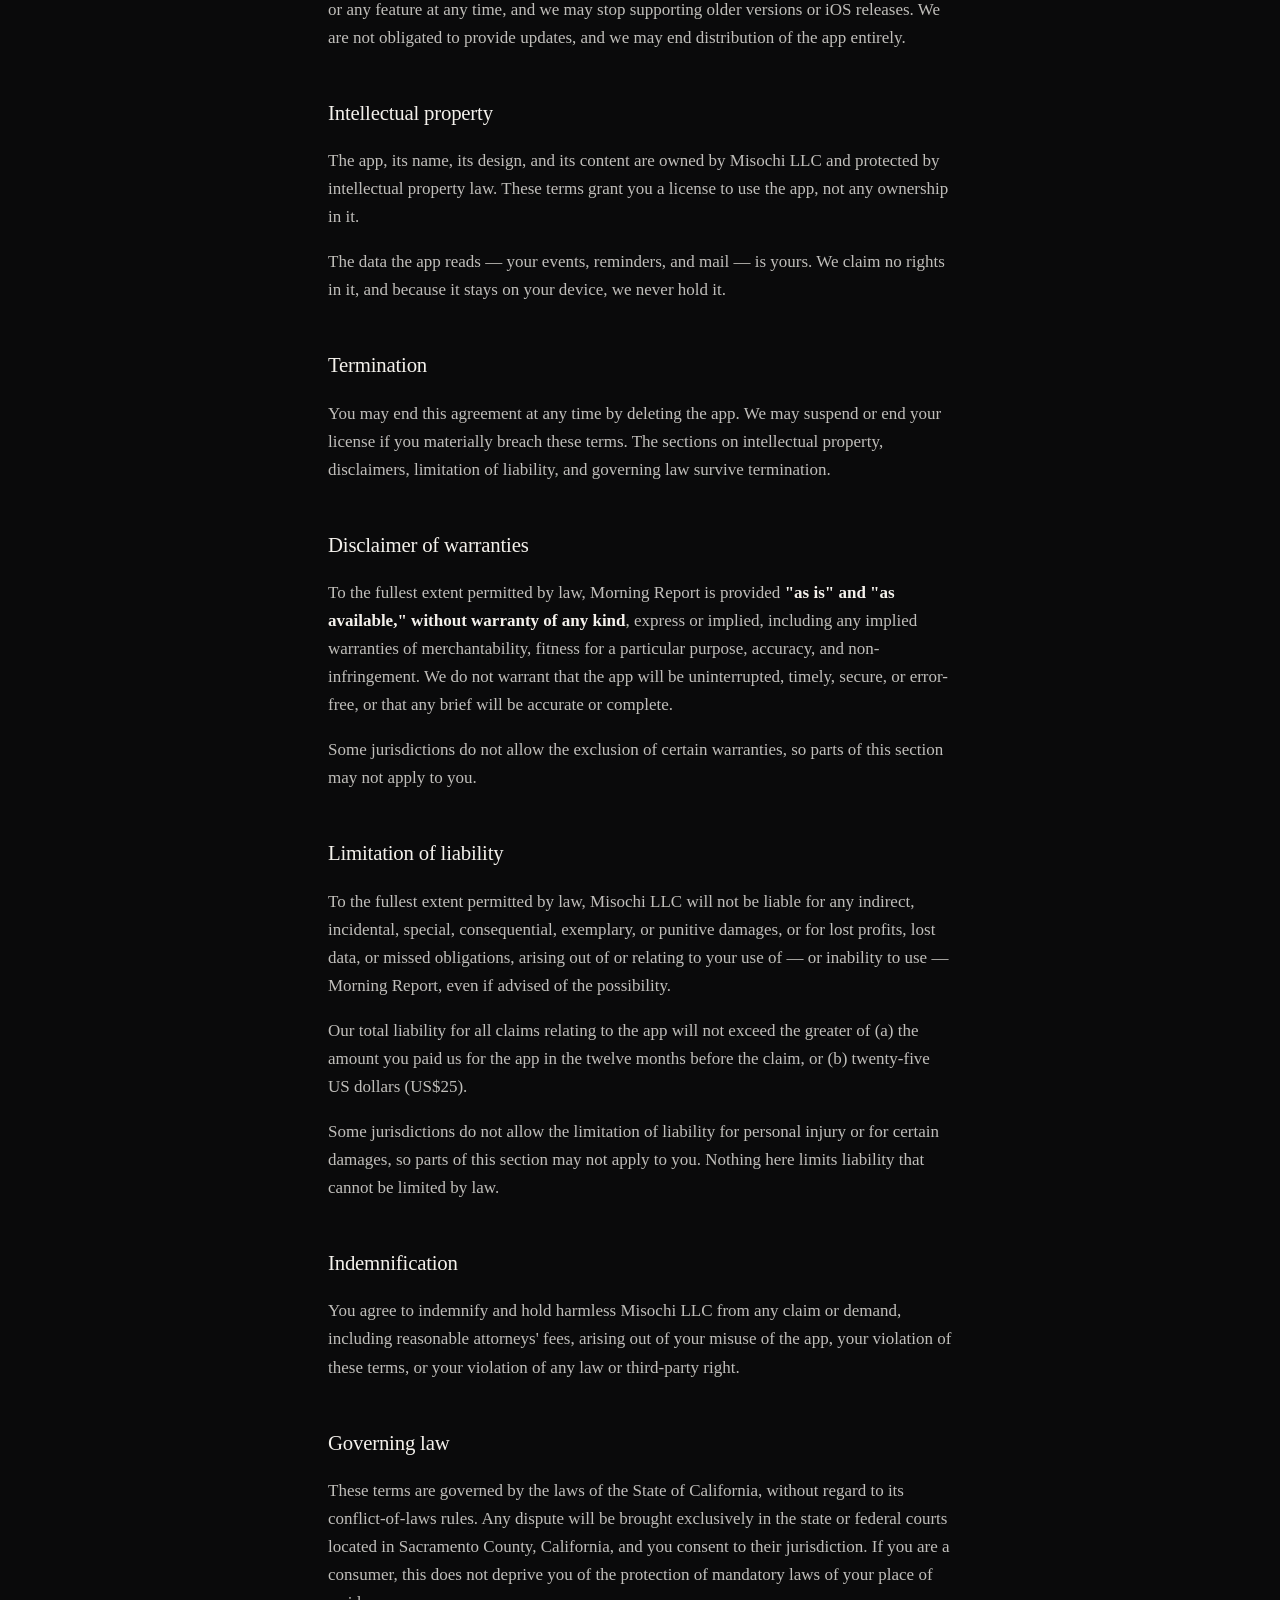
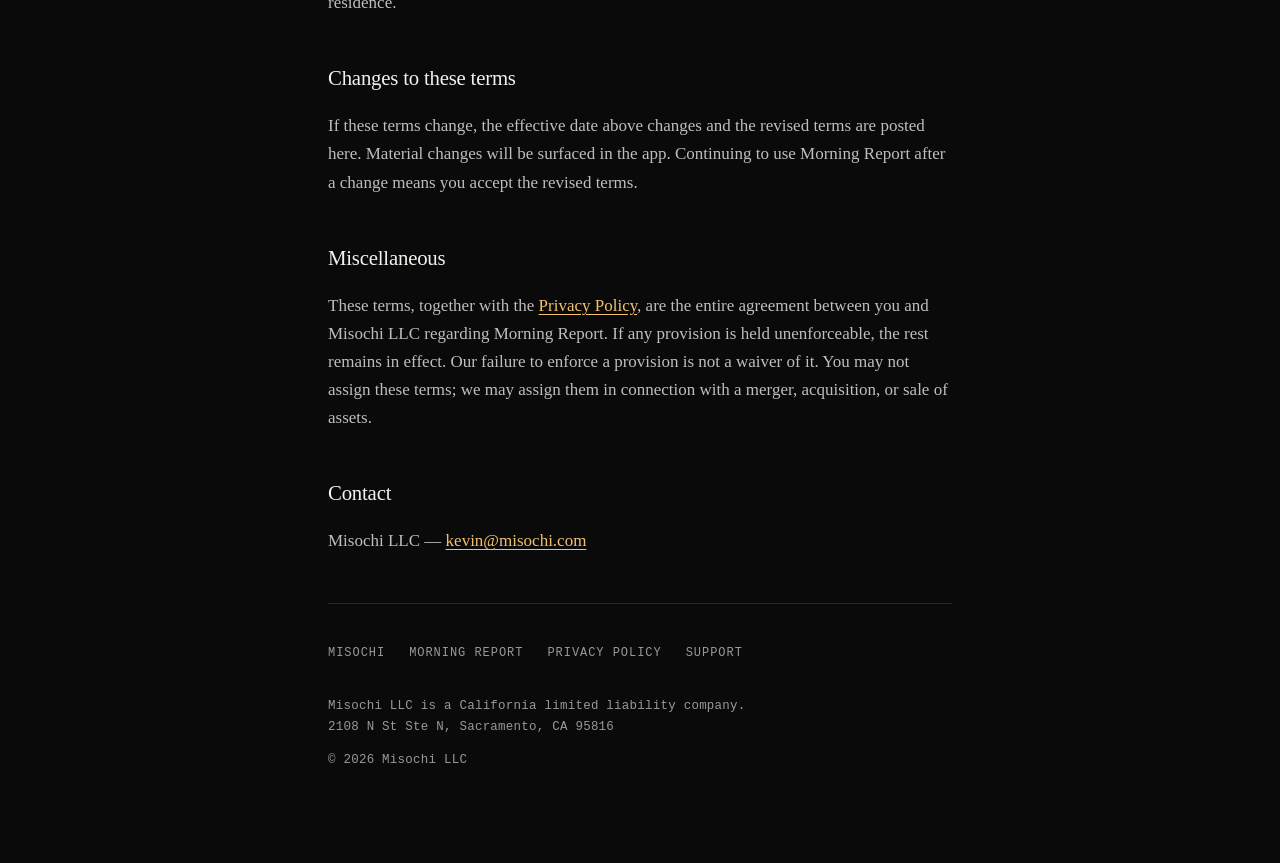
<file: morning-report/terms/index.html>
<!doctype html>
<html lang="en">
<head>
<meta charset="utf-8">
<meta name="viewport" content="width=device-width, initial-scale=1">
<title>Terms of Service — Morning Report</title>
<meta name="description" content="The terms that govern your use of Morning Report for iOS.">
<link rel="stylesheet" href="/style.css">
</head>
<body>
<div class="wrap">

  <p class="eyebrow">Misochi LLC</p>
  <h1>Terms of Service</h1>
  <p class="meta">Morning Report for iOS · Effective 15 September 2026</p>

  <hr>

  <p class="lede">These terms are the agreement between you and Misochi LLC for using Morning Report. They cover what you may do with the app, what we promise, and what we do not. How your data is handled is a separate document — see the <a href="/morning-report/privacy">Privacy Policy</a>.</p>

  <h2>The short version</h2>

  <div class="card">
    <ul>
      <li>Use the app for yourself, lawfully, and don't attack or misuse it.</li>
      <li>Your brief is assembled from sources that can be wrong, late, or unavailable. Don't rely on it as your only source of truth.</li>
      <li>The app is provided as is, with no warranty.</li>
      <li>Our liability is limited — see <a href="#liability">Limitation of Liability</a>.</li>
      <li>You can stop at any time by deleting the app.</li>
    </ul>
  </div>

  <h2>Who we are</h2>

  <p>Morning Report is published by Misochi LLC, a California limited liability company ("Misochi," "we," "us"). Contact: <a href="mailto:kevin@misochi.com">kevin@misochi.com</a>.</p>

  <h2>Accepting these terms</h2>

  <p>By installing or using Morning Report, you agree to these terms. If you do not agree, do not use the app. There is no Misochi account to close — deleting the app ends the agreement.</p>

  <h2>Eligibility</h2>

  <p>You must be at least 13 years old to use Morning Report. The app is not directed to children under 13.</p>

  <h2>What the app does</h2>

  <p>Morning Report assembles a single daily brief from sources you choose to connect: your calendar, your reminders, local weather, and — if you connect a Google account — a short summary of recent email. Every source is optional and individually controlled in Settings. Processing happens on your device; Misochi operates no server and receives none of this content.</p>

  <h2>Your license to use the app</h2>

  <p>We grant you a personal, non-exclusive, non-transferable, revocable license to use Morning Report on devices you own or control, for your own non-commercial use. This license is in addition to the Apple Media Services Terms and Conditions, which also govern apps obtained through the App Store. Where those Apple terms conflict with these, Apple's terms control for matters they cover.</p>

  <p>You may not: copy, modify, or create derivative works of the app; reverse engineer, decompile, or disassemble it except where that restriction is unenforceable by law; rent, lease, sublicense, or resell it; remove proprietary notices; or use it to build a competing product.</p>

  <h2>Acceptable use</h2>

  <ul>
    <li>Connect only accounts that belong to you, or that you are authorized to access.</li>
    <li>Do not use the app to violate any law, or anyone's privacy or intellectual property rights.</li>
    <li>Do not interfere with the app's operation, or attempt to gain unauthorized access to any system it talks to.</li>
    <li>Do not use automated means to access the app at a scale that burdens the third-party services it relies on.</li>
  </ul>

  <h2>Third-party services</h2>

  <p>The app connects from your device to services operated by others. Your use of those services is governed by their terms, not ours, and we are not responsible for them:</p>

  <ul>
    <li><strong>Apple</strong> — weather conditions come from Apple Weather via WeatherKit, subject to Apple's terms.</li>
    <li><strong>Google</strong> — if you connect a Google account, the app requests read-only Gmail access (<code>gmail.readonly</code>) under the <a href="https://policies.google.com/terms">Google Terms of Service</a>. You remain responsible for your Google account, and you can revoke the app's access at any time at <a href="https://myaccount.google.com/permissions">myaccount.google.com/permissions</a>.</li>
  </ul>

  <p>If one of these services changes, restricts, or discontinues access, features of the app that depend on it may stop working.</p>

  <h2 id="accuracy">Accuracy and reliance</h2>

  <p>Morning Report reformats information from other systems. It does not verify that information, and it can be wrong in ordinary ways: a calendar that has not synced, a forecast that changes, a reminder created after the brief was built, an email judged unimportant that mattered, or a background refresh that iOS chose not to run.</p>

  <p><strong>The brief is informational only.</strong> It is not a substitute for checking your calendar, your inbox, or an authoritative weather source, and you should not rely on it for any decision where being wrong carries real consequence — including travel, health, safety, financial, or legal decisions.</p>

  <h2>Price</h2>

  <p>Morning Report is currently provided free of charge. If paid features are offered in the future, their price and terms will be disclosed at the point of purchase, and purchases made through the App Store are processed by Apple under Apple's terms, including its refund policy.</p>

  <h2>Availability and changes</h2>

  <p>Morning Report is in active development. We may change, suspend, or discontinue the app or any feature at any time, and we may stop supporting older versions or iOS releases. We are not obligated to provide updates, and we may end distribution of the app entirely.</p>

  <h2>Intellectual property</h2>

  <p>The app, its name, its design, and its content are owned by Misochi LLC and protected by intellectual property law. These terms grant you a license to use the app, not any ownership in it.</p>

  <p>The data the app reads — your events, reminders, and mail — is yours. We claim no rights in it, and because it stays on your device, we never hold it.</p>

  <h2>Termination</h2>

  <p>You may end this agreement at any time by deleting the app. We may suspend or end your license if you materially breach these terms. The sections on intellectual property, disclaimers, limitation of liability, and governing law survive termination.</p>

  <h2>Disclaimer of warranties</h2>

  <p>To the fullest extent permitted by law, Morning Report is provided <strong>"as is" and "as available," without warranty of any kind</strong>, express or implied, including any implied warranties of merchantability, fitness for a particular purpose, accuracy, and non-infringement. We do not warrant that the app will be uninterrupted, timely, secure, or error-free, or that any brief will be accurate or complete.</p>

  <p>Some jurisdictions do not allow the exclusion of certain warranties, so parts of this section may not apply to you.</p>

  <h2 id="liability">Limitation of liability</h2>

  <p>To the fullest extent permitted by law, Misochi LLC will not be liable for any indirect, incidental, special, consequential, exemplary, or punitive damages, or for lost profits, lost data, or missed obligations, arising out of or relating to your use of — or inability to use — Morning Report, even if advised of the possibility.</p>

  <p>Our total liability for all claims relating to the app will not exceed the greater of (a) the amount you paid us for the app in the twelve months before the claim, or (b) twenty-five US dollars (US$25).</p>

  <p>Some jurisdictions do not allow the limitation of liability for personal injury or for certain damages, so parts of this section may not apply to you. Nothing here limits liability that cannot be limited by law.</p>

  <h2>Indemnification</h2>

  <p>You agree to indemnify and hold harmless Misochi LLC from any claim or demand, including reasonable attorneys' fees, arising out of your misuse of the app, your violation of these terms, or your violation of any law or third-party right.</p>

  <h2>Governing law</h2>

  <p>These terms are governed by the laws of the State of California, without regard to its conflict-of-laws rules. Any dispute will be brought exclusively in the state or federal courts located in Sacramento County, California, and you consent to their jurisdiction. If you are a consumer, this does not deprive you of the protection of mandatory laws of your place of residence.</p>

  <h2>Changes to these terms</h2>

  <p>If these terms change, the effective date above changes and the revised terms are posted here. Material changes will be surfaced in the app. Continuing to use Morning Report after a change means you accept the revised terms.</p>

  <h2>Miscellaneous</h2>

  <p>These terms, together with the <a href="/morning-report/privacy">Privacy Policy</a>, are the entire agreement between you and Misochi LLC regarding Morning Report. If any provision is held unenforceable, the rest remains in effect. Our failure to enforce a provision is not a waiver of it. You may not assign these terms; we may assign them in connection with a merger, acquisition, or sale of assets.</p>

  <h2>Contact</h2>

  <p>Misochi LLC — <a href="mailto:kevin@misochi.com">kevin@misochi.com</a></p>

  <nav class="site">
    <a href="/">Misochi</a>
    <a href="/morning-report">Morning Report</a>
    <a href="/morning-report/privacy">Privacy Policy</a>
    <a href="/morning-report/support">Support</a>
  </nav>

  <footer>
    <p class="meta">
      Misochi LLC is a California limited liability company.<br>
      2108 N St Ste N, Sacramento, CA 95816
    </p>
    <p class="meta">&copy; 2026 Misochi LLC</p>
  </footer>

</div>
</body>
</html>
</file>
<file: style.css>
/* Shared styles for misochi.com — mirrors the Morning Report app palette.
   Text opacities follow the WCAG AA audit in issue #29: every text tone
   clears 4.5:1 against the background. */

:root {
  --bg: #0a0a0b;
  --surface: #14141a;
  --text: #f4f1ec;
  --text2: rgba(244, 241, 236, 0.78);
  --text3: rgba(244, 241, 236, 0.62);
  --amber: #f2c16d;
  --hairline: rgba(255, 255, 255, 0.12);
  --measure: 42rem;
}

* { box-sizing: border-box; }

body {
  margin: 0;
  background: var(--bg);
  color: var(--text);
  font-family: ui-serif, Georgia, "Times New Roman", serif;
  font-size: 17px;
  line-height: 1.65;
  -webkit-text-size-adjust: 100%;
}

.wrap {
  max-width: var(--measure);
  margin: 0 auto;
  padding: 3rem 1.5rem 5rem;
}

.eyebrow {
  font-family: ui-monospace, SFMono-Regular, Menlo, monospace;
  font-size: 0.68rem;
  letter-spacing: 0.18em;
  text-transform: uppercase;
  color: var(--text3);
  margin: 0 0 0.75rem;
}

h1 {
  font-size: clamp(2rem, 6vw, 2.9rem);
  font-weight: 300;
  letter-spacing: -0.02em;
  line-height: 1.15;
  margin: 0 0 1rem;
}

h2 {
  font-size: 1.3rem;
  font-weight: 500;
  letter-spacing: -0.01em;
  margin: 2.75rem 0 0.75rem;
}

h3 {
  font-size: 1.05rem;
  font-weight: 500;
  margin: 1.75rem 0 0.5rem;
}

p, li { color: var(--text2); }
li { margin-bottom: 0.4rem; }

a { color: var(--amber); text-decoration: underline; text-underline-offset: 0.2em; }
a:hover { text-decoration-thickness: 2px; }

strong { color: var(--text); font-weight: 600; }

hr {
  border: 0;
  border-top: 1px solid var(--hairline);
  margin: 3rem 0;
}

.lede { font-size: 1.15rem; color: var(--text); }

.meta {
  font-family: ui-monospace, SFMono-Regular, Menlo, monospace;
  font-size: 0.78rem;
  color: var(--text3);
  letter-spacing: 0.02em;
}

.card {
  background: var(--surface);
  border: 1px solid var(--hairline);
  border-radius: 14px;
  padding: 1.25rem 1.4rem;
  margin: 1.5rem 0;
}

.card p:last-child, .card ul:last-child { margin-bottom: 0; }

.eyebrow a { color: inherit; text-decoration: none; }
.eyebrow a:hover { color: var(--amber); }

/* Home page app list — one .card per app. */
.products { list-style: none; padding: 0; margin: 0; }
.products li { margin: 0 0 1rem; }
.products h3 { margin-top: 0; }
.products h3 a { text-decoration: none; }

nav.site {
  display: flex;
  gap: 1.5rem;
  flex-wrap: wrap;
  padding-top: 2.5rem;
  margin-top: 3rem;
  border-top: 1px solid var(--hairline);
  font-family: ui-monospace, SFMono-Regular, Menlo, monospace;
  font-size: 0.75rem;
  letter-spacing: 0.08em;
  text-transform: uppercase;
}

/* App screenshots — a grid of phone screens with captions.
   Two columns on phones, three once there's room. */
.screens {
  display: grid;
  grid-template-columns: repeat(2, minmax(0, 1fr));
  gap: 1.75rem 1rem;
  margin: 1.25rem 0 2rem;
}

@media (min-width: 560px) {
  .screens { grid-template-columns: repeat(3, minmax(0, 1fr)); }
}

.screens figure { margin: 0; }

.screens img {
  display: block;
  width: 100%;
  height: auto;
  border-radius: 14px;
  border: 1px solid var(--hairline);
  background: var(--surface);
}

.screens figcaption {
  font-size: 0.85rem;
  line-height: 1.4;
  color: var(--text2);
  margin-top: 0.6rem;
}

.screens a { display: block; border-radius: 14px; cursor: zoom-in; }
.screens a:focus-visible { outline: 2px solid var(--amber); outline-offset: 3px; }

.lightbox-open { overflow: hidden; }

.lightbox {
  width: 100vw;
  height: 100vh;
  height: 100dvh;
  max-width: none;
  max-height: none;
  margin: 0;
  padding: 0;
  border: 0;
  background: rgba(0, 0, 0, 0.92);
  color: var(--text);
}

.lightbox:focus { outline: none; }
.lightbox::backdrop { background: transparent; }

.lightbox figure {
  height: 100%;
  margin: 0;
  padding: 3.5rem 1rem 1rem;
  display: flex;
  flex-direction: column;
  align-items: center;
  justify-content: center;
  gap: 0.75rem;
  pointer-events: none;
}

.lightbox img {
  display: block;
  max-width: 100%;
  min-height: 0;
  flex: 0 1 auto;
  width: auto;
  height: auto;
  max-height: 100%;
  object-fit: contain;
  border-radius: 18px;
  border: 1px solid var(--hairline);
  background: var(--surface);
  pointer-events: auto;
}

.lightbox figcaption {
  font-size: 0.9rem;
  line-height: 1.4;
  color: var(--text2);
  text-align: center;
}

.lightbox-count {
  font-family: ui-monospace, SFMono-Regular, Menlo, monospace;
  font-size: 0.75rem;
  color: var(--text3);
  margin-left: 0.5rem;
}

.lightbox button {
  position: absolute;
  width: 44px;
  height: 44px;
  border: 1px solid var(--hairline);
  border-radius: 50%;
  background: var(--surface);
  color: var(--text);
  font: 1.6rem/1 ui-sans-serif, -apple-system, system-ui, sans-serif;
  cursor: pointer;
}

.lightbox button:hover { color: var(--amber); }
.lightbox button:focus-visible { outline: 2px solid var(--amber); outline-offset: 2px; }

.lightbox-close { top: 0.75rem; right: 0.75rem; }
.lightbox-prev, .lightbox-next { top: 50%; transform: translateY(-50%); }
.lightbox-prev { left: 0.75rem; }
.lightbox-next { right: 0.75rem; }

@media (max-width: 559px) {
  .lightbox figure { padding-bottom: 4.25rem; }
  .lightbox-prev, .lightbox-next { top: auto; bottom: 0.75rem; transform: none; }
}

nav.site a { color: var(--text3); text-decoration: none; }
nav.site a:hover { color: var(--amber); }

footer { margin-top: 2rem; }

table {
  width: 100%;
  border-collapse: collapse;
  margin: 1.25rem 0;
  font-size: 0.95rem;
}

.scroll-x { overflow-x: auto; }

th, td {
  text-align: left;
  padding: 0.6rem 0.75rem;
  border-bottom: 1px solid var(--hairline);
  vertical-align: top;
}

th { color: var(--text); font-weight: 600; white-space: nowrap; }
td { color: var(--text2); }
</file>
